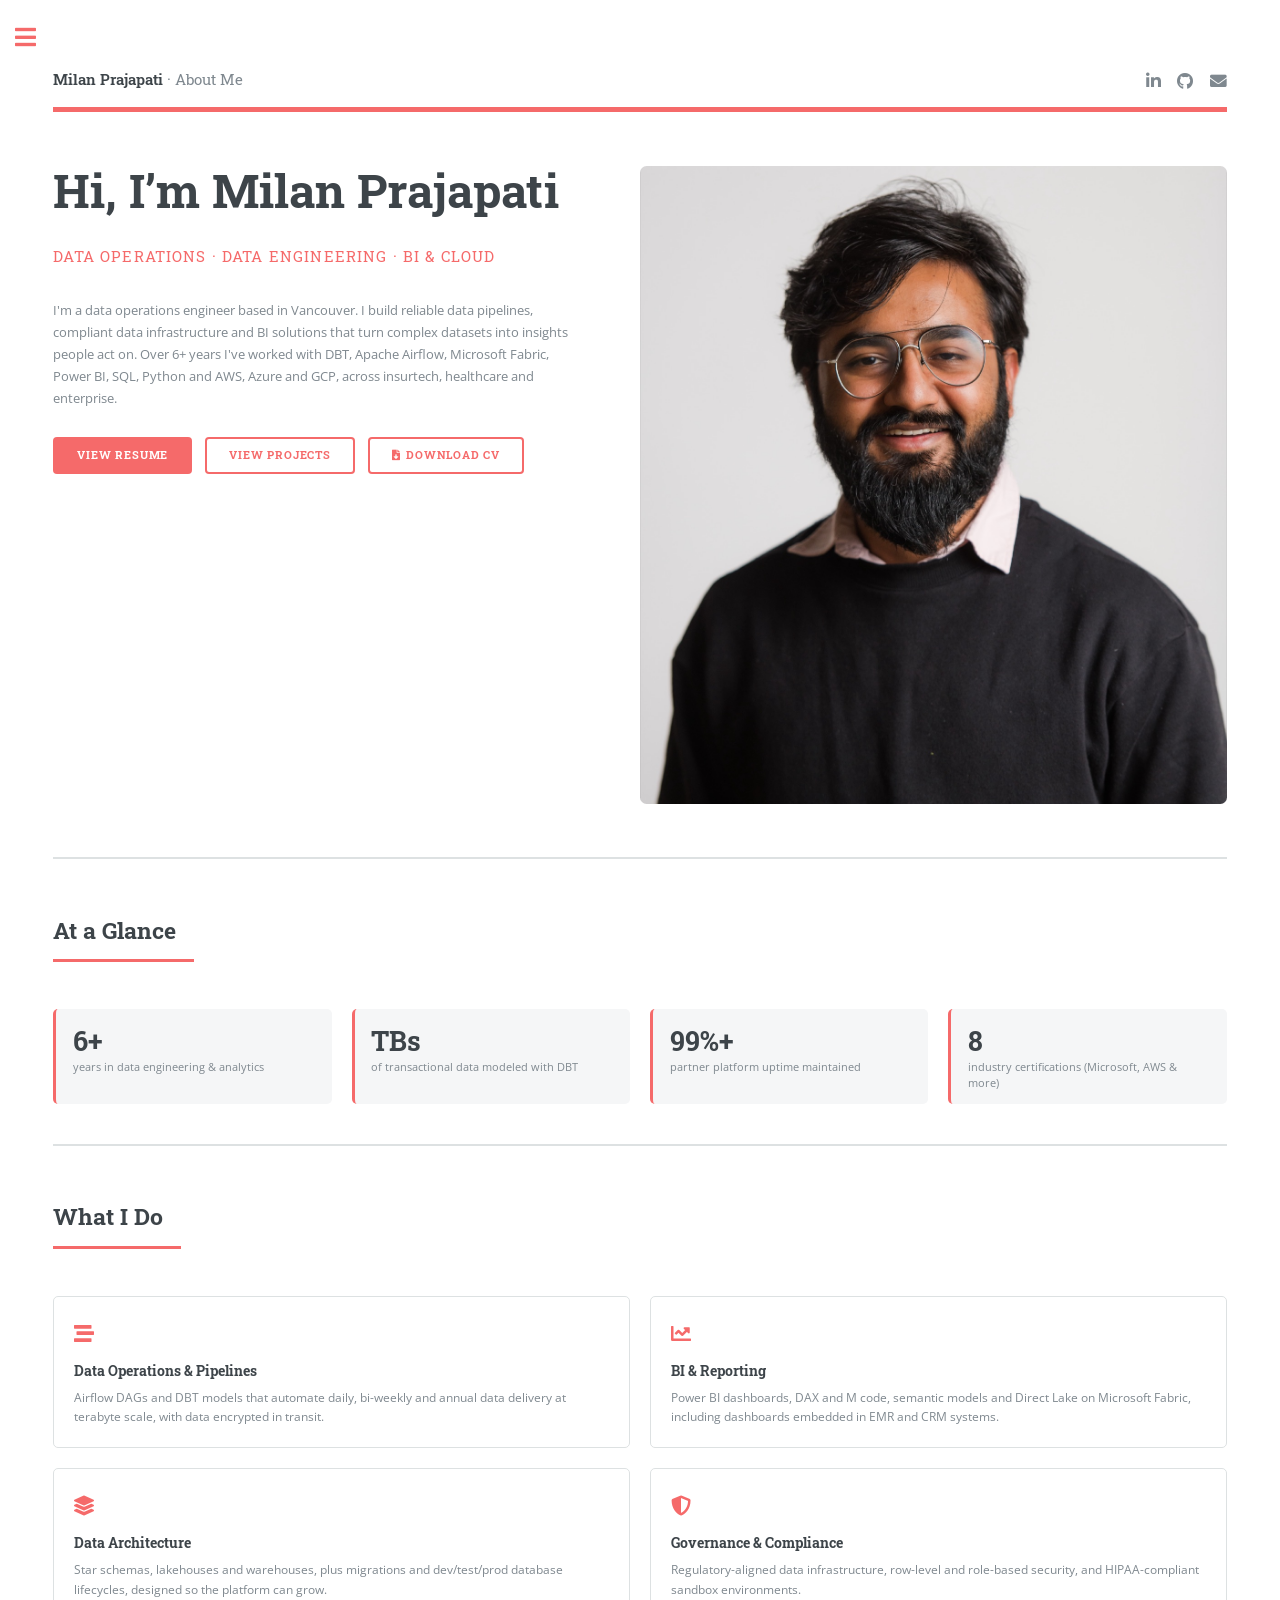
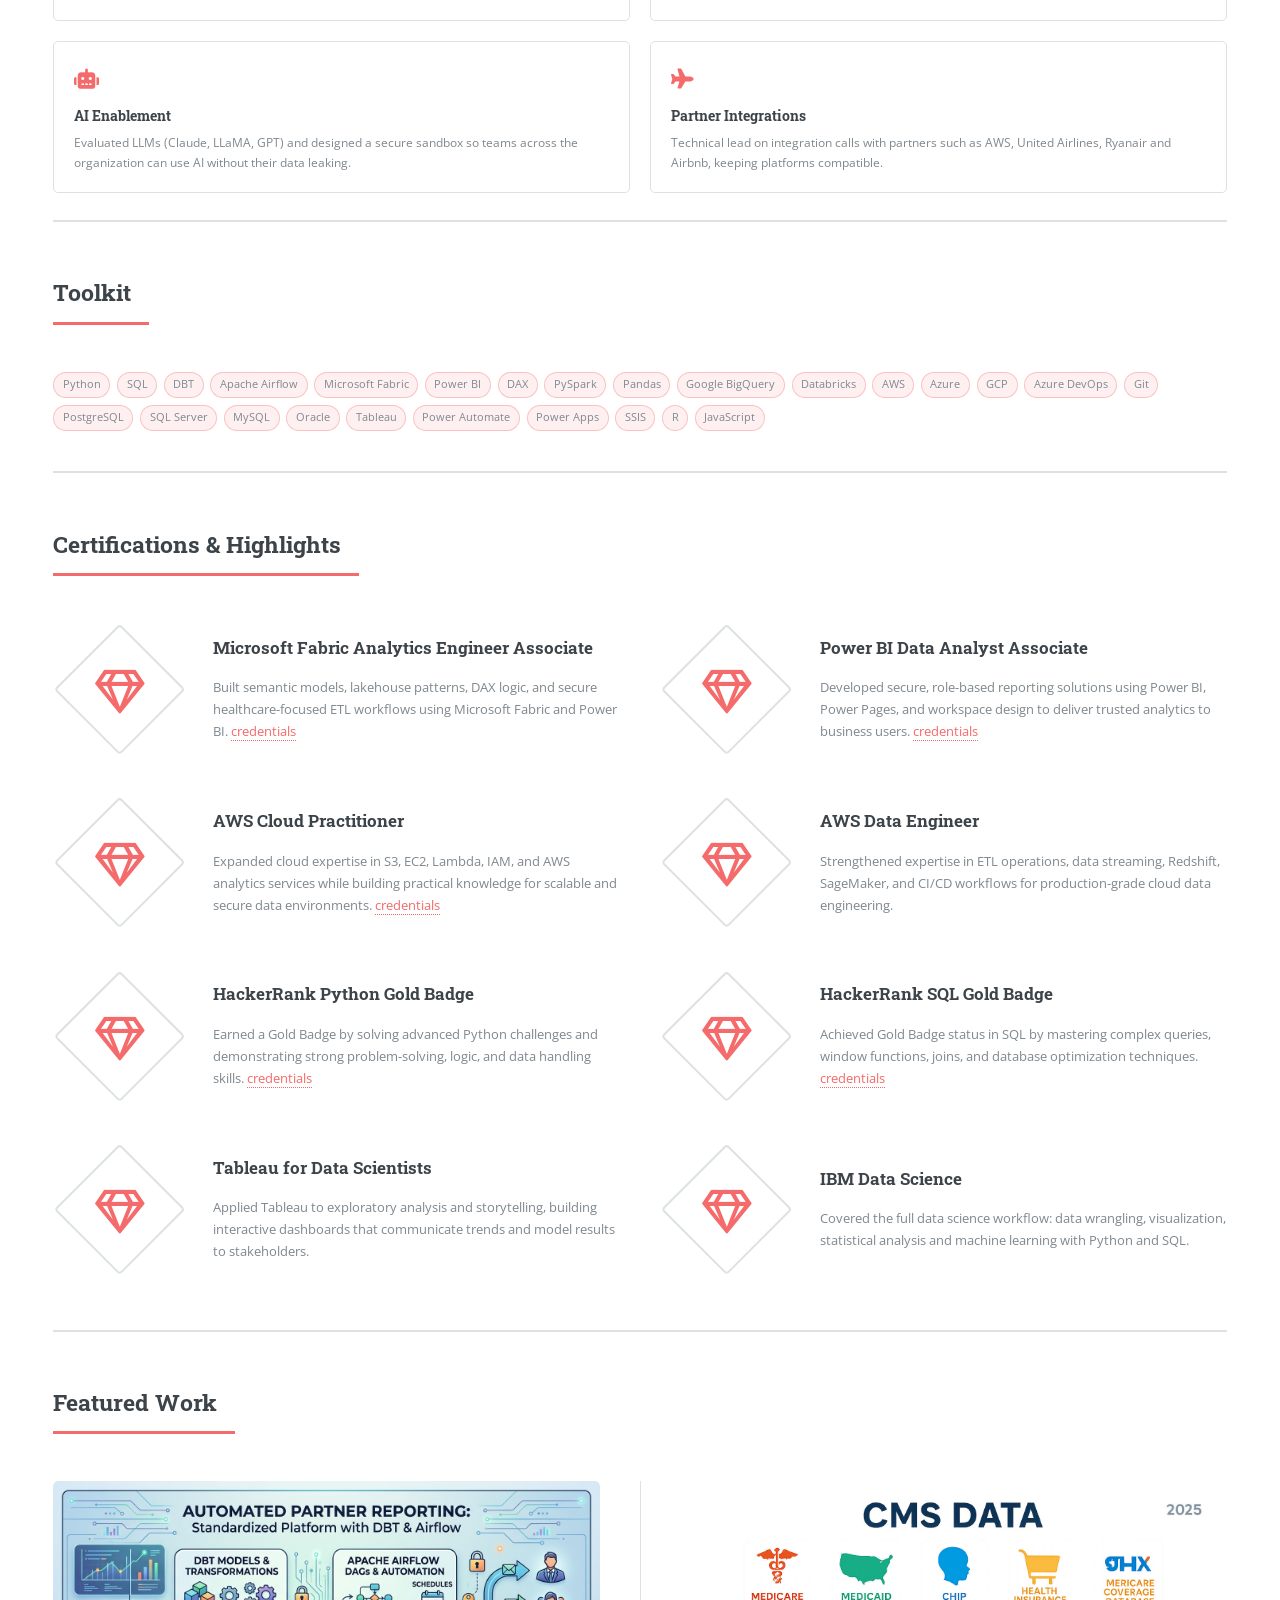
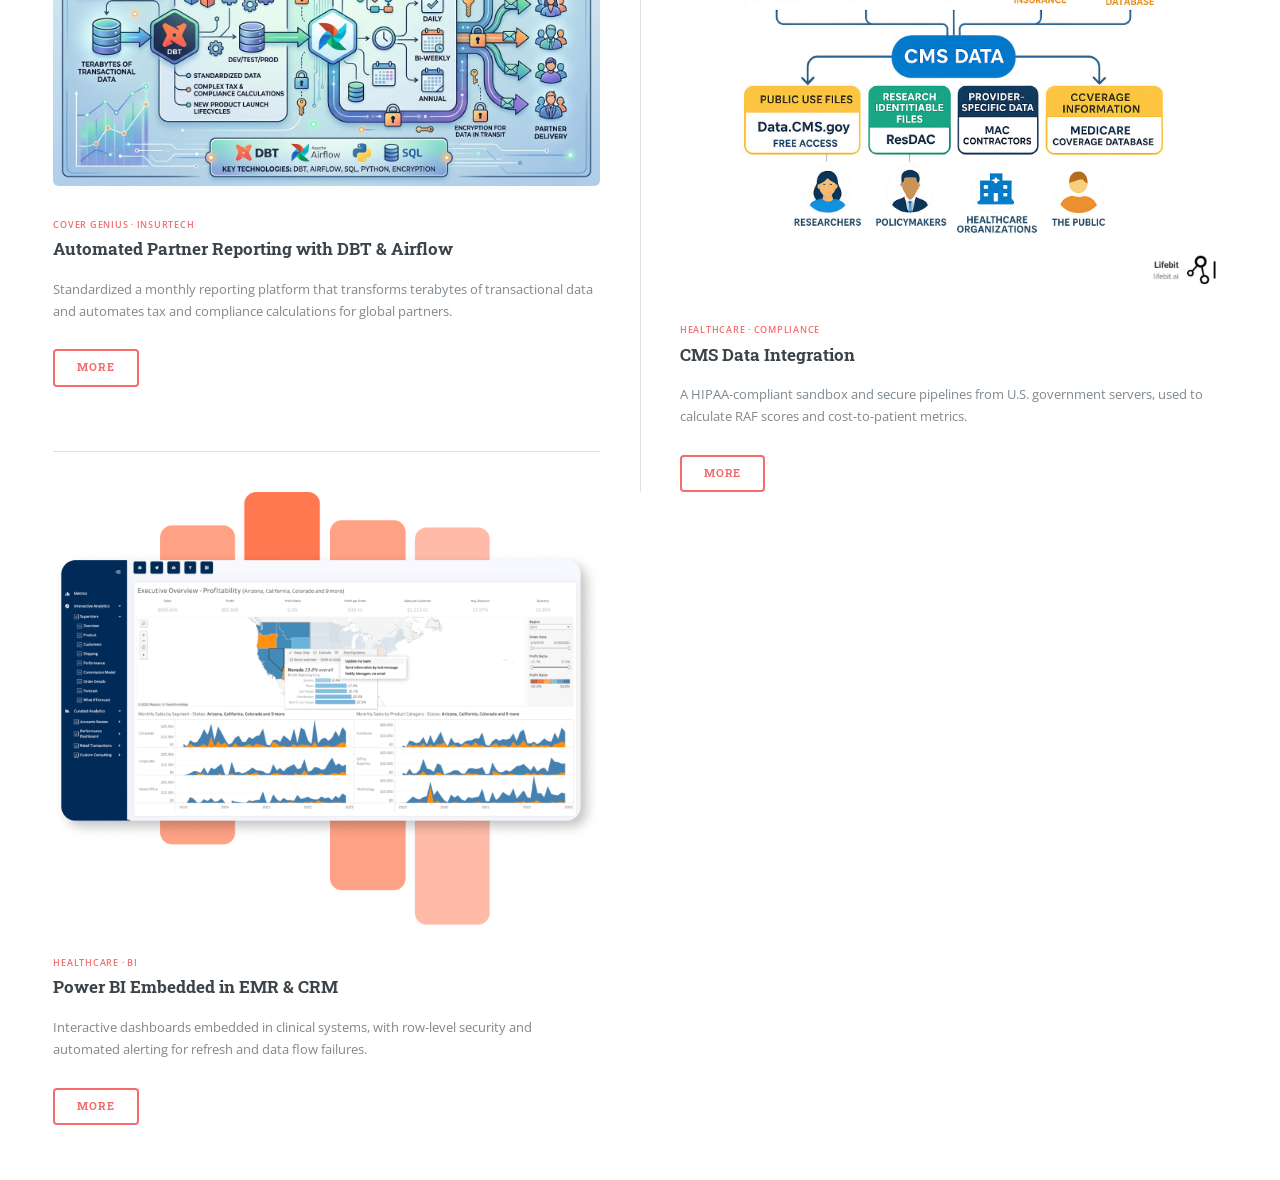
<file: index.html>
<!DOCTYPE HTML>

<html lang="en">
	<head>
		<title>Milan Prajapati | Data Operations &amp; Data Engineering</title>
		<meta charset="utf-8" />
		<meta name="viewport" content="width=device-width, initial-scale=1" />
		<meta name="description" content="Milan Prajapati – Data Operations Analyst and Data Engineer in Vancouver, BC. DBT, Airflow, Microsoft Fabric, Power BI, SQL, Python and cloud data platforms." />
		<meta property="og:title" content="Milan Prajapati | Data Operations &amp; Data Engineering" />
		<meta property="og:description" content="Data pipelines, BI and cloud data platforms that turn complex data into clear business decisions." />
		<meta property="og:image" content="images/MProfile1-web.jpg" />
		<link rel="icon" type="image/svg+xml" href="images/favicon.svg" />
		<link rel="stylesheet" href="assets/css/main.css" />
		<link rel="stylesheet" href="assets/css/custom.css" />

<!-- Google Tag Manager -->
<script>(function(w,d,s,l,i){w[l]=w[l]||[];w[l].push({'gtm.start':
new Date().getTime(),event:'gtm.js'});var f=d.getElementsByTagName(s)[0],
j=d.createElement(s),dl=l!='dataLayer'?'&l='+l:'';j.async=true;j.src=
'https://www.googletagmanager.com/gtm.js?id='+i+dl;f.parentNode.insertBefore(j,f);
})(window,document,'script','dataLayer','GTM-N96M943N');</script>
<!-- End Google Tag Manager -->

	</head>
	<body class="is-preload">

<!-- Google Tag Manager (noscript) -->
<noscript><iframe src="https://www.googletagmanager.com/ns.html?id=GTM-N96M943N"
height="0" width="0" style="display:none;visibility:hidden"></iframe></noscript>
<!-- End Google Tag Manager (noscript) -->

		<!-- Wrapper -->
			<div id="wrapper">

				<!-- Main -->
					<div id="main">
						<div class="inner">

							<!-- Header -->
								<header id="header">
									<a href="index.html" class="logo"><strong>Milan Prajapati</strong> · About Me</a>
									<ul class="icons">
										<li><a href="https://www.linkedin.com/in/itsMilan1999" class="icon brands fa-linkedin-in" target="_blank" rel="noopener"><span class="label">LinkedIn</span></a></li>
										<li><a href="https://github.com/itsMilan1999" class="icon brands fa-github" target="_blank" rel="noopener"><span class="label">GitHub</span></a></li>
										<li><a href="mailto:milan.prajapati.ca@gmail.com" class="icon solid fa-envelope"><span class="label">Email</span></a></li>
									</ul>
								</header>

							<!-- Banner -->
								<section id="banner">
									<div class="content">
										<header>
											<h1>Hi, I’m Milan Prajapati</h1>
											<p class="role-line">Data Operations · Data Engineering · BI &amp; Cloud</p>										</header>
										<p>I'm a data operations engineer based in Vancouver. I build reliable data pipelines, compliant data infrastructure and BI solutions that turn complex datasets into insights people act on. Over 6+ years I've worked with DBT, Apache Airflow, Microsoft Fabric, Power BI, SQL, Python and AWS, Azure and GCP, across insurtech, healthcare and enterprise.</p>
										<ul class="actions">
											<li><a href="elements.html" class="button primary">View Resume</a></li>
											<li><a href="generic.html" class="button">View Projects</a></li>
											<li><a href="images/Milan Resume.pdf" class="button icon solid fa-file-download" download>Download CV</a></li>
										</ul>
									</div>
									<span class="image object">
										<img src="images/MProfile1-web.jpg" alt="Portrait of Milan Prajapati" />
									</span>
								</section>

							<!-- At a glance -->
								<section>
									<header class="major">
										<h2>At a Glance</h2>
									</header>
									<ul class="stats">
										<li><span class="value">6+</span><span class="label">years in data engineering &amp; analytics</span></li>
										<li><span class="value">TBs</span><span class="label">of transactional data modeled with DBT</span></li>
										<li><span class="value">99%+</span><span class="label">partner platform uptime maintained</span></li>
										<li><span class="value">8</span><span class="label">industry certifications (Microsoft, AWS &amp; more)</span></li>
									</ul>
								</section>

							<!-- What I do -->
								<section>
									<header class="major">
										<h2>What I Do</h2>
									</header>
									<div class="highlight-cards">
										<article>
											<span class="icon solid fa-stream"></span>
											<h3>Data Operations &amp; Pipelines</h3>
											<p>Airflow DAGs and DBT models that automate daily, bi-weekly and annual data delivery at terabyte scale, with data encrypted in transit.</p>
										</article>
										<article>
											<span class="icon solid fa-chart-line"></span>
											<h3>BI &amp; Reporting</h3>
											<p>Power BI dashboards, DAX and M code, semantic models and Direct Lake on Microsoft Fabric, including dashboards embedded in EMR and CRM systems.</p>
										</article>
										<article>
											<span class="icon solid fa-layer-group"></span>
											<h3>Data Architecture</h3>
											<p>Star schemas, lakehouses and warehouses, plus migrations and dev/test/prod database lifecycles, designed so the platform can grow.</p>
										</article>
										<article>
											<span class="icon solid fa-shield-alt"></span>
											<h3>Governance &amp; Compliance</h3>
											<p>Regulatory-aligned data infrastructure, row-level and role-based security, and HIPAA-compliant sandbox environments.</p>
										</article>
										<article>
											<span class="icon solid fa-robot"></span>
											<h3>AI Enablement</h3>
											<p>Evaluated LLMs (Claude, LLaMA, GPT) and designed a secure sandbox so teams across the organization can use AI without their data leaking.</p>
										</article>
										<article>
											<span class="icon solid fa-plane"></span>
											<h3>Partner Integrations</h3>
											<p>Technical lead on integration calls with partners such as AWS, United Airlines, Ryanair and Airbnb, keeping platforms compatible.</p>
										</article>
									</div>
								</section>

							<!-- Toolkit -->
								<section>
									<header class="major">
										<h2>Toolkit</h2>
									</header>
									<ul class="tags accent">
										<li>Python</li><li>SQL</li><li>DBT</li><li>Apache Airflow</li><li>Microsoft Fabric</li><li>Power BI</li><li>DAX</li><li>PySpark</li><li>Pandas</li><li>Google BigQuery</li><li>Databricks</li><li>AWS</li><li>Azure</li><li>GCP</li><li>Azure DevOps</li><li>Git</li><li>PostgreSQL</li><li>SQL Server</li><li>MySQL</li><li>Oracle</li><li>Tableau</li><li>Power Automate</li><li>Power Apps</li><li>SSIS</li><li>R</li><li>JavaScript</li>
									</ul>
								</section>

							<!-- Certifications -->
							<section>
									<header class="major">
											<h2>Certifications &amp; Highlights</h2>
										</header>
										<div class="features">
											<article>
												<span class="icon fa-gem"></span>
												<div class="content">
													<h3>Microsoft Fabric Analytics Engineer Associate</h3>
													<p>Built semantic models, lakehouse patterns, DAX logic, and secure healthcare-focused ETL workflows using Microsoft Fabric and Power BI. <a href="https://learn.microsoft.com/en-us/users/milanprajapati-9833/credentials/2f81f8a0f8407f92?ref=https%3A%2F%2Fwww.linkedin.com%2F" target="_blank" rel="noopener">credentials</a></p>
												</div>
											</article>
											<article>
												<span class="icon fa-gem"></span>
												<div class="content">
													<h3>Power BI Data Analyst Associate</h3>
													<p>Developed secure, role-based reporting solutions using Power BI, Power Pages, and workspace design to deliver trusted analytics to business users. <a href="https://lnkd.in/gnPF-2_T" target="_blank" rel="noopener">credentials</a></p>
												</div>
											</article>
											<article>
												<span class="icon fa-gem"></span>
												<div class="content">
													<h3>AWS Cloud Practitioner</h3>
													<p>Expanded cloud expertise in S3, EC2, Lambda, IAM, and AWS analytics services while building practical knowledge for scalable and secure data environments. <a href="https://www.credly.com/badges/a3289406-ed97-4351-935b-1fdb293462ee/linked_in" target="_blank" rel="noopener">credentials</a></p>
												</div>
											</article>
											<article>
												<span class="icon fa-gem"></span>
												<div class="content">
													<h3>AWS Data Engineer</h3>
													<p>Strengthened expertise in ETL operations, data streaming, Redshift, SageMaker, and CI/CD workflows for production-grade cloud data engineering.</p>
												</div>
											</article>
											<article>
												<span class="icon fa-gem"></span>
												<div class="content">
													<h3>HackerRank Python Gold Badge</h3>
													<p>Earned a Gold Badge by solving advanced Python challenges and demonstrating strong problem-solving, logic, and data handling skills. <a href="https://www.linkedin.com/posts/itsmilan1999_just-earned-the-gold-badge-for-python-on-activity-6947396815386222592-YOTo?utm_source=share&utm_medium=member_desktop" target="_blank" rel="noopener">credentials</a></p>
												</div>
											</article>
											<article>
												<span class="icon fa-gem"></span>
												<div class="content">
													<h3>HackerRank SQL Gold Badge</h3>
													<p>Achieved Gold Badge status in SQL by mastering complex queries, window functions, joins, and database optimization techniques. <a href="https://www.linkedin.com/posts/itsmilan1999_just-earned-the-gold-badge-for-sql-on-hackerrank-activity-6987620253996314624-RP_n?utm_source=share&utm_medium=member_desktop" target="_blank" rel="noopener">credentials</a></p>
												</div>
											</article>
											<article>
												<span class="icon fa-gem"></span>
												<div class="content">
													<h3>Tableau for Data Scientists</h3>
													<p>Applied Tableau to exploratory analysis and storytelling, building interactive dashboards that communicate trends and model results to stakeholders.</p>
												</div>
											</article>
											<article>
												<span class="icon fa-gem"></span>
												<div class="content">
													<h3>IBM Data Science</h3>
													<p>Covered the full data science workflow: data wrangling, visualization, statistical analysis and machine learning with Python and SQL.</p>
												</div>
											</article>
									</div>
								</section>

							<!-- Featured work -->
								<section>
									<header class="major">
										<h2>Featured Work</h2>
									</header>
									<div class="posts">
										<article>
											<a href="generic.html" class="image"><img src="images/airflowImage.jpeg" alt="Automated partner reporting pipeline with DBT and Airflow" /></a>
											<span class="badge">Cover Genius · Insurtech</span>
											<h3>Automated Partner Reporting with DBT &amp; Airflow</h3>
											<p>Standardized a monthly reporting platform that transforms terabytes of transactional data and automates tax and compliance calculations for global partners.</p>
											<ul class="actions">
												<li><a href="generic.html" class="button">More</a></li>
											</ul>
										</article>
										<article>
											<a href="generic.html" class="image"><img src="images/CMS.jpg" alt="CMS data integration" /></a>
											<span class="badge">Healthcare · Compliance</span>
											<h3>CMS Data Integration</h3>
											<p>A HIPAA-compliant sandbox and secure pipelines from U.S. government servers, used to calculate RAF scores and cost-to-patient metrics.</p>
											<ul class="actions">
												<li><a href="generic.html" class="button">More</a></li>
											</ul>
										</article>
										<article>
											<a href="generic.html" class="image"><img src="images/PowerBI embedded.png" alt="Power BI embedded dashboard" /></a>
											<span class="badge">Healthcare · BI</span>
											<h3>Power BI Embedded in EMR &amp; CRM</h3>
											<p>Interactive dashboards embedded in clinical systems, with row-level security and automated alerting for refresh and data flow failures.</p>
											<ul class="actions">
												<li><a href="generic.html" class="button">More</a></li>
											</ul>
										</article>
									</div>
								</section>

						</div>
					</div>

				<!-- Sidebar -->
					<div id="sidebar">
						<div class="inner">

							<!-- Menu -->
								<nav id="menu">
									<header class="major">
										<h2>Menu</h2>
									</header>
									<ul>
										<li><a href="index.html">Homepage</a></li>
										<li><a href="elements.html">Resume</a></li>
										<li><a href="generic.html">Projects</a></li>
										<li><a href="images/Milan Resume.pdf" download>Download CV (PDF)</a></li>
									</ul>
								</nav>

							<!-- Section -->
								<section>
									<header class="major">
										<h2>Get in touch</h2>
									</header>
									<p>Open to conversations about data engineering, data operations and analytics roles.</p>
									<ul class="contact">
										<li class="icon solid fa-envelope"><a href="mailto:milan.prajapati.ca@gmail.com">milan.prajapati.ca@gmail.com</a></li>
										<li class="icon solid fa-phone">(778) 855-1756</li>
										<li class="icon brands fa-linkedin-in"><a href="https://www.linkedin.com/in/itsMilan1999" target="_blank" rel="noopener">linkedin.com/in/itsMilan1999</a></li>
										<li class="icon solid fa-home">Vancouver, BC, Canada</li>
									</ul>
								</section>

							<!-- Footer -->
								<footer id="footer">
									<p class="copyright">&copy; Milan Prajapati. Design: <a href="https://html5up.net">HTML5 UP</a>.</p>
								</footer>

						</div>
					</div>

			</div>

		<!-- Scripts -->
			<script src="assets/js/jquery.min.js"></script>
			<script src="assets/js/browser.min.js"></script>
			<script src="assets/js/breakpoints.min.js"></script>
			<script src="assets/js/util.js"></script>
			<script src="assets/js/main.js"></script>

	</body>
</html>
</file>
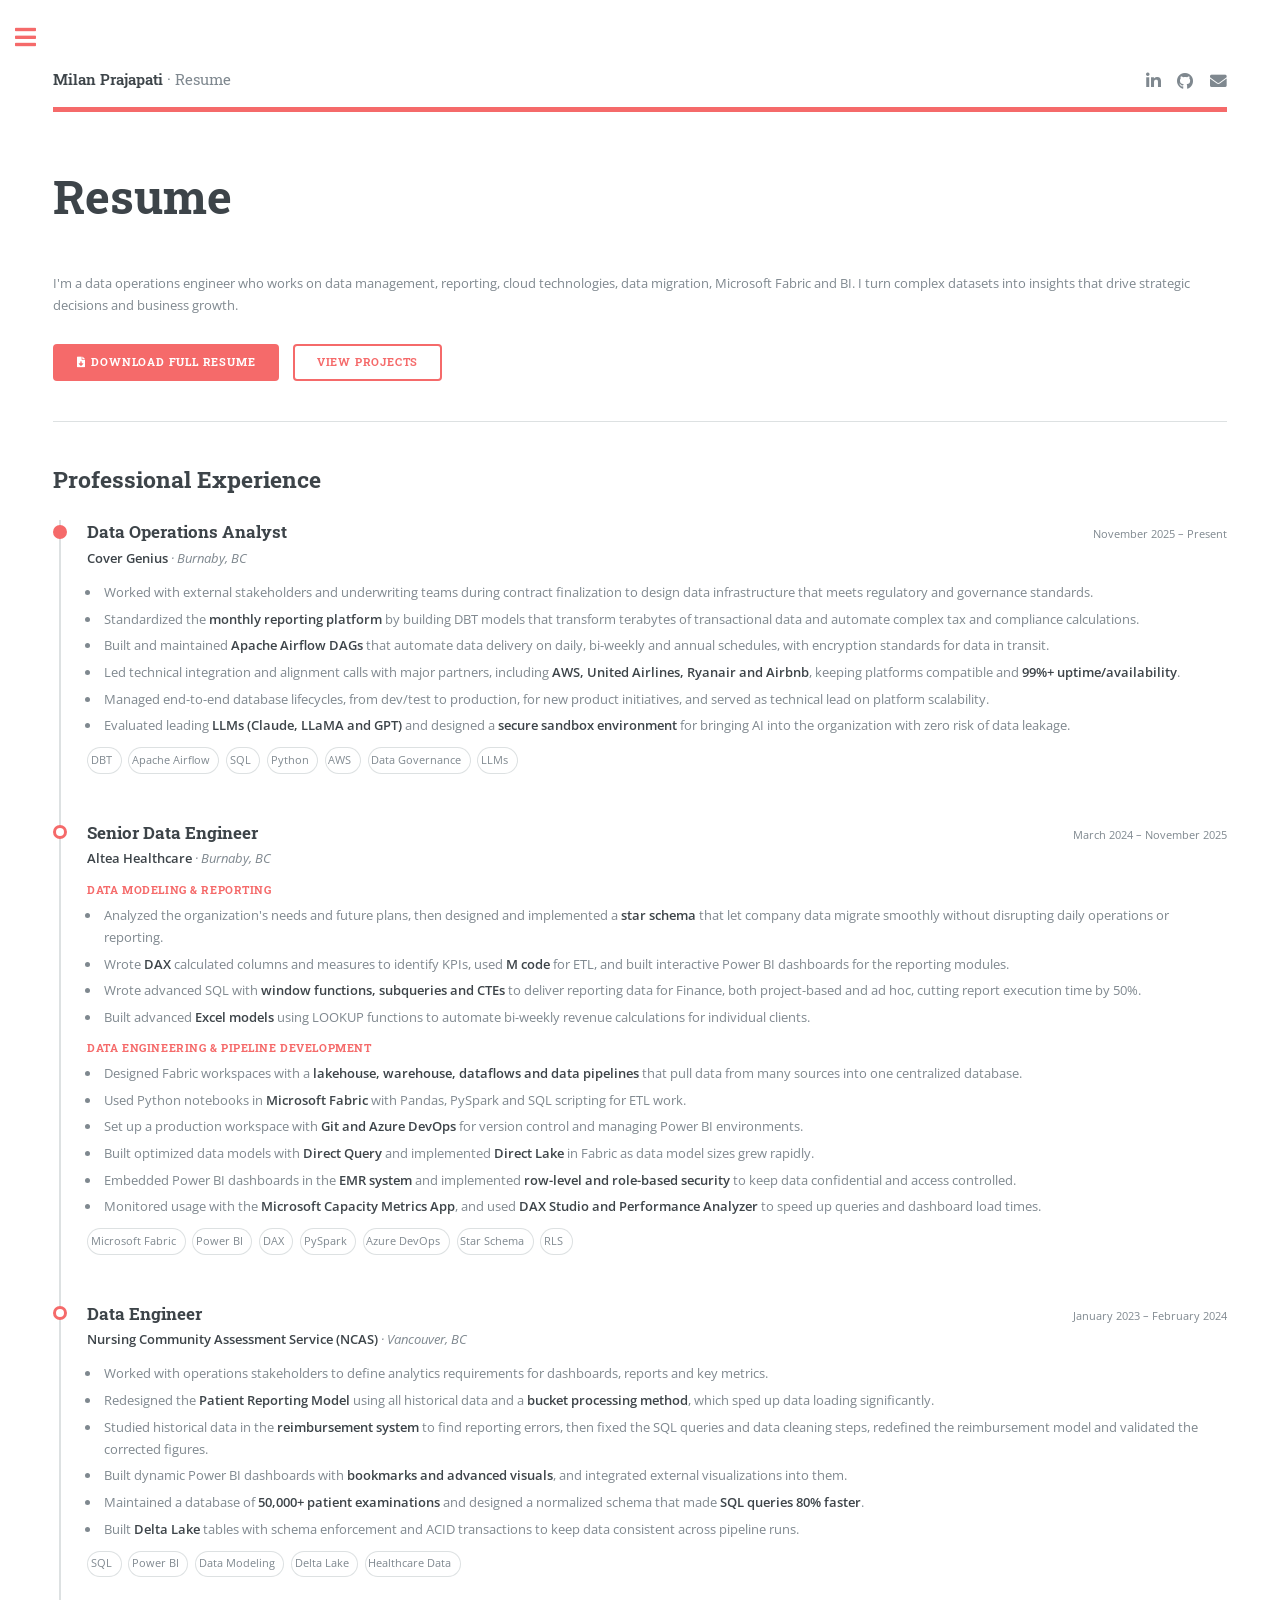
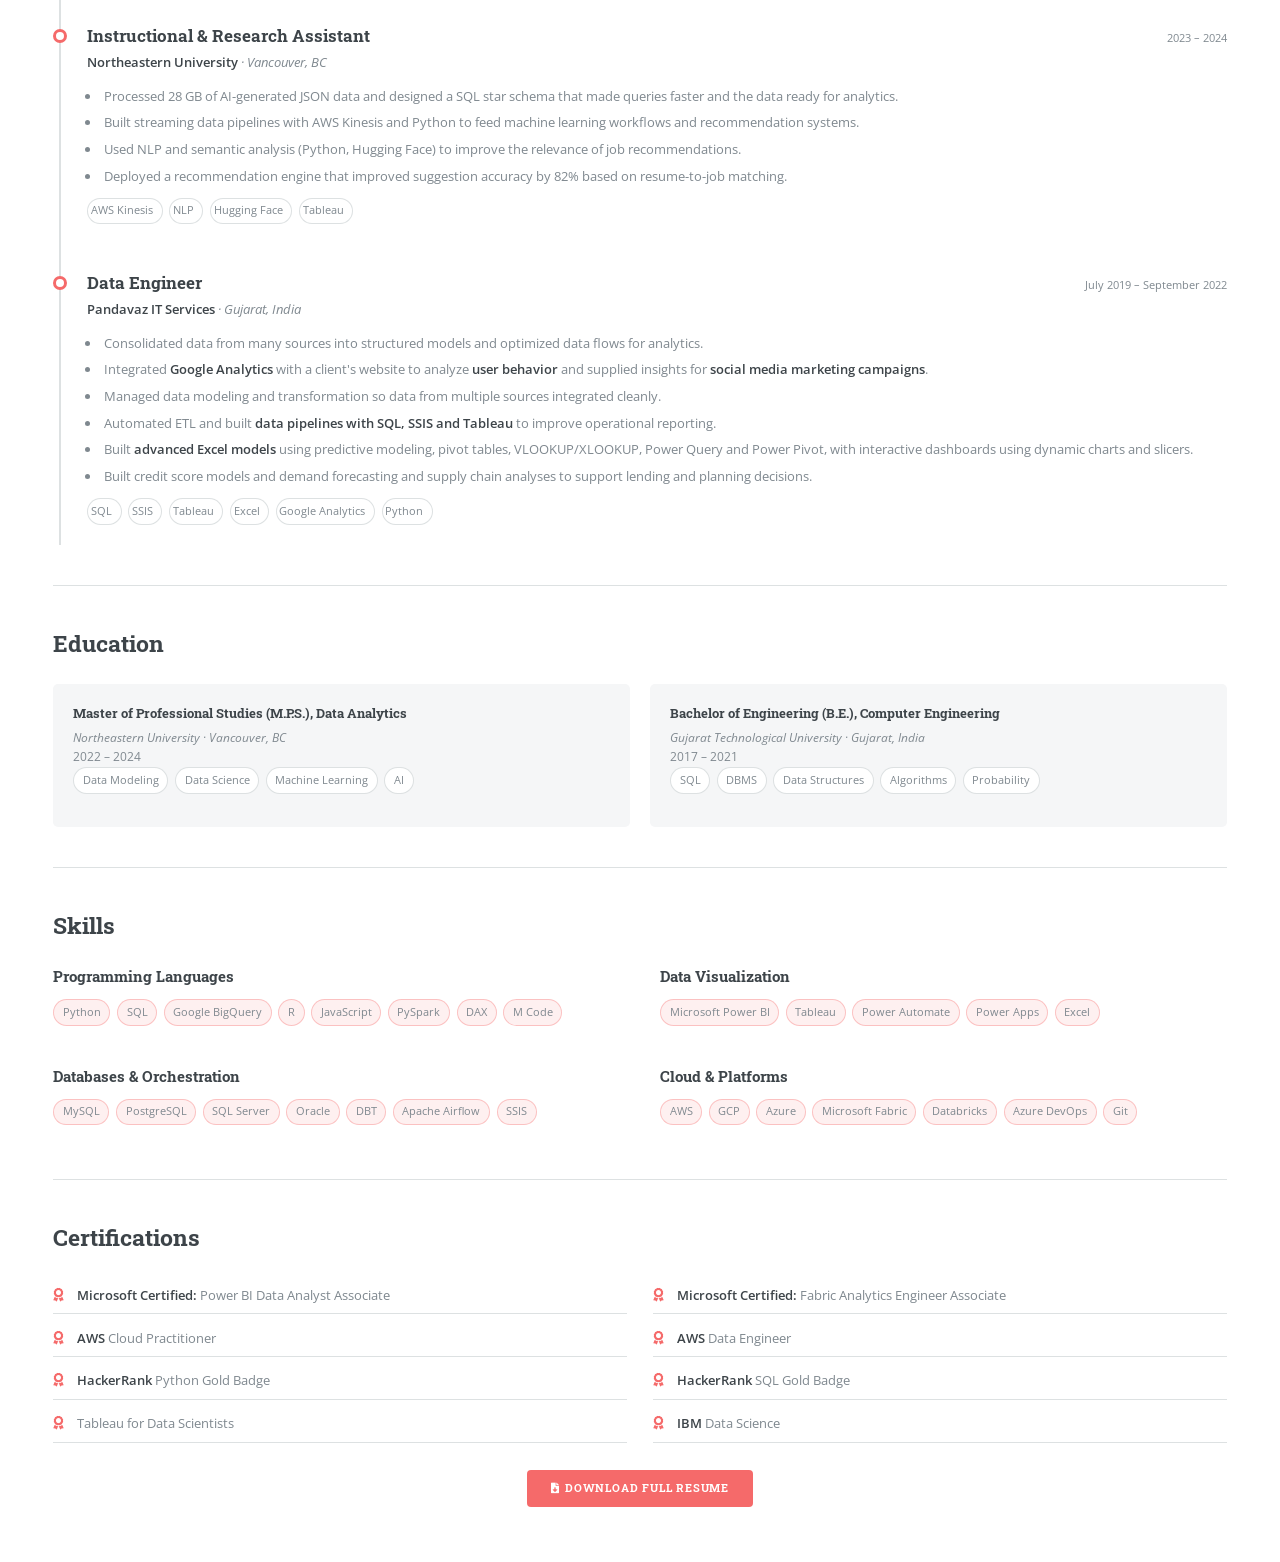
<file: elements.html>
<!DOCTYPE HTML>

<html lang="en">
	<head>
		<title>Resume | Milan Prajapati</title>
		<meta charset="utf-8" />
		<meta name="viewport" content="width=device-width, initial-scale=1" />
		<meta name="description" content="Resume of Milan Prajapati – Data Operations Analyst at Cover Genius, previously Senior Data Engineer at Altea Healthcare." />
		<link rel="icon" type="image/svg+xml" href="images/favicon.svg" />
		<link rel="stylesheet" href="assets/css/main.css" />
		<link rel="stylesheet" href="assets/css/custom.css" />

<!-- Google Tag Manager -->
<script>(function(w,d,s,l,i){w[l]=w[l]||[];w[l].push({'gtm.start':
new Date().getTime(),event:'gtm.js'});var f=d.getElementsByTagName(s)[0],
j=d.createElement(s),dl=l!='dataLayer'?'&l='+l:'';j.async=true;j.src=
'https://www.googletagmanager.com/gtm.js?id='+i+dl;f.parentNode.insertBefore(j,f);
})(window,document,'script','dataLayer','GTM-N96M943N');</script>
<!-- End Google Tag Manager -->

	</head>
	<body class="is-preload">

<!-- Google Tag Manager (noscript) -->
<noscript><iframe src="https://www.googletagmanager.com/ns.html?id=GTM-N96M943N"
height="0" width="0" style="display:none;visibility:hidden"></iframe></noscript>
<!-- End Google Tag Manager (noscript) -->

		<!-- Wrapper -->
			<div id="wrapper">

				<!-- Main -->
					<div id="main">
						<div class="inner">

							<!-- Header -->
								<header id="header">
									<a href="index.html" class="logo"><strong>Milan Prajapati</strong> · Resume</a>
									<ul class="icons">
										<li><a href="https://www.linkedin.com/in/itsMilan1999" class="icon brands fa-linkedin-in" target="_blank" rel="noopener"><span class="label">LinkedIn</span></a></li>
										<li><a href="https://github.com/itsMilan1999" class="icon brands fa-github" target="_blank" rel="noopener"><span class="label">GitHub</span></a></li>
										<li><a href="mailto:milan.prajapati.ca@gmail.com" class="icon solid fa-envelope"><span class="label">Email</span></a></li>
									</ul>
								</header>

							<!-- Content -->
								<section>
									<header class="main">
										<h1>Resume</h1>
									</header>

									<p>I'm a data operations engineer who works on data management, reporting, cloud technologies, data migration, Microsoft Fabric and BI. I turn complex datasets into insights that drive strategic decisions and business growth.</p>

									<ul class="actions">
										<li><a href="images/Milan Resume.pdf" class="button primary icon solid fa-file-download" download>Download Full Resume</a></li>
										<li><a href="generic.html" class="button">View Projects</a></li>
									</ul>

									<hr class="major" />

								<!-- Experience -->
									<h2 id="experience">Professional Experience</h2>

									<div class="timeline">

										<div class="entry current">
											<div class="entry-head">
												<h3>Data Operations Analyst</h3>
												<span class="dates">November 2025 – Present</span>
											</div>
											<p class="org"><strong>Cover Genius</strong> · Burnaby, BC</p>
											<ul>
												<li>Worked with external stakeholders and underwriting teams during contract finalization to design data infrastructure that meets regulatory and governance standards.</li>
												<li>Standardized the <strong>monthly reporting platform</strong> by building DBT models that transform terabytes of transactional data and automate complex tax and compliance calculations.</li>
												<li>Built and maintained <strong>Apache Airflow DAGs</strong> that automate data delivery on daily, bi-weekly and annual schedules, with encryption standards for data in transit.</li>
												<li>Led technical integration and alignment calls with major partners, including <strong>AWS, United Airlines, Ryanair and Airbnb</strong>, keeping platforms compatible and <strong>99%+ uptime/availability</strong>.</li>
												<li>Managed end-to-end database lifecycles, from dev/test to production, for new product initiatives, and served as technical lead on platform scalability.</li>
												<li>Evaluated leading <strong>LLMs (Claude, LLaMA and GPT)</strong> and designed a <strong>secure sandbox environment</strong> for bringing AI into the organization with zero risk of data leakage.</li>
											</ul>
											<ul class="tags">
												<li>DBT</li><li>Apache Airflow</li><li>SQL</li><li>Python</li><li>AWS</li><li>Data Governance</li><li>LLMs</li>
											</ul>
										</div>

										<div class="entry">
											<div class="entry-head">
												<h3>Senior Data Engineer</h3>
												<span class="dates">March 2024 – November 2025</span>
											</div>
											<p class="org"><strong>Altea Healthcare</strong> · Burnaby, BC</p>
											<h4 class="sub">Data Modeling &amp; Reporting</h4>
											<ul>
												<li>Analyzed the organization's needs and future plans, then designed and implemented a <strong>star schema</strong> that let company data migrate smoothly without disrupting daily operations or reporting.</li>
												<li>Wrote <strong>DAX</strong> calculated columns and measures to identify KPIs, used <strong>M code</strong> for ETL, and built interactive Power BI dashboards for the reporting modules.</li>
												<li>Wrote advanced SQL with <strong>window functions, subqueries and CTEs</strong> to deliver reporting data for Finance, both project-based and ad hoc, cutting report execution time by 50%.</li>
												<li>Built advanced <strong>Excel models</strong> using LOOKUP functions to automate bi-weekly revenue calculations for individual clients.</li>
											</ul>
											<h4 class="sub">Data Engineering &amp; Pipeline Development</h4>
											<ul>
												<li>Designed Fabric workspaces with a <strong>lakehouse, warehouse, dataflows and data pipelines</strong> that pull data from many sources into one centralized database.</li>
												<li>Used Python notebooks in <strong>Microsoft Fabric</strong> with Pandas, PySpark and SQL scripting for ETL work.</li>
												<li>Set up a production workspace with <strong>Git and Azure DevOps</strong> for version control and managing Power BI environments.</li>
												<li>Built optimized data models with <strong>Direct Query</strong> and implemented <strong>Direct Lake</strong> in Fabric as data model sizes grew rapidly.</li>
												<li>Embedded Power BI dashboards in the <strong>EMR system</strong> and implemented <strong>row-level and role-based security</strong> to keep data confidential and access controlled.</li>
												<li>Monitored usage with the <strong>Microsoft Capacity Metrics App</strong>, and used <strong>DAX Studio and Performance Analyzer</strong> to speed up queries and dashboard load times.</li>
											</ul>
											<ul class="tags">
												<li>Microsoft Fabric</li><li>Power BI</li><li>DAX</li><li>PySpark</li><li>Azure DevOps</li><li>Star Schema</li><li>RLS</li>
											</ul>
										</div>

										<div class="entry">
											<div class="entry-head">
												<h3>Data Engineer</h3>
												<span class="dates">January 2023 – February 2024</span>
											</div>
											<p class="org"><strong>Nursing Community Assessment Service (NCAS)</strong> · Vancouver, BC</p>
											<ul>
												<li>Worked with operations stakeholders to define analytics requirements for dashboards, reports and key metrics.</li>
												<li>Redesigned the <strong>Patient Reporting Model</strong> using all historical data and a <strong>bucket processing method</strong>, which sped up data loading significantly.</li>
												<li>Studied historical data in the <strong>reimbursement system</strong> to find reporting errors, then fixed the SQL queries and data cleaning steps, redefined the reimbursement model and validated the corrected figures.</li>
												<li>Built dynamic Power BI dashboards with <strong>bookmarks and advanced visuals</strong>, and integrated external visualizations into them.</li>
												<li>Maintained a database of <strong>50,000+ patient examinations</strong> and designed a normalized schema that made <strong>SQL queries 80% faster</strong>.</li>
												<li>Built <strong>Delta Lake</strong> tables with schema enforcement and ACID transactions to keep data consistent across pipeline runs.</li>
											</ul>
											<ul class="tags">
												<li>SQL</li><li>Power BI</li><li>Data Modeling</li><li>Delta Lake</li><li>Healthcare Data</li>
											</ul>
										</div>

										<div class="entry">
											<div class="entry-head">
												<h3>Instructional &amp; Research Assistant</h3>
												<span class="dates">2023 – 2024</span>
											</div>
											<p class="org"><strong>Northeastern University</strong> · Vancouver, BC</p>
											<ul>
												<li>Processed 28 GB of AI-generated JSON data and designed a SQL star schema that made queries faster and the data ready for analytics.</li>
												<li>Built streaming data pipelines with AWS Kinesis and Python to feed machine learning workflows and recommendation systems.</li>
												<li>Used NLP and semantic analysis (Python, Hugging Face) to improve the relevance of job recommendations.</li>
												<li>Deployed a recommendation engine that improved suggestion accuracy by 82% based on resume-to-job matching.</li>
											</ul>
											<ul class="tags">
												<li>AWS Kinesis</li><li>NLP</li><li>Hugging Face</li><li>Tableau</li>
											</ul>
										</div>

										<div class="entry">
											<div class="entry-head">
												<h3>Data Engineer</h3>
												<span class="dates">July 2019 – September 2022</span>
											</div>
											<p class="org"><strong>Pandavaz IT Services</strong> · Gujarat, India</p>
											<ul>
												<li>Consolidated data from many sources into structured models and optimized data flows for analytics.</li>
												<li>Integrated <strong>Google Analytics</strong> with a client's website to analyze <strong>user behavior</strong> and supplied insights for <strong>social media marketing campaigns</strong>.</li>
												<li>Managed data modeling and transformation so data from multiple sources integrated cleanly.</li>
												<li>Automated ETL and built <strong>data pipelines with SQL, SSIS and Tableau</strong> to improve operational reporting.</li>
												<li>Built <strong>advanced Excel models</strong> using predictive modeling, pivot tables, VLOOKUP/XLOOKUP, Power Query and Power Pivot, with interactive dashboards using dynamic charts and slicers.</li>
												<li>Built credit score models and demand forecasting and supply chain analyses to support lending and planning decisions.</li>
											</ul>
											<ul class="tags">
												<li>SQL</li><li>SSIS</li><li>Tableau</li><li>Excel</li><li>Google Analytics</li><li>Python</li>
											</ul>
										</div>

									</div>

									<hr class="major" />

								<!-- Education -->
									<h2 id="education">Education</h2>
									<div class="edu-grid">
										<article>
											<h3>Master of Professional Studies (M.P.S.), Data Analytics</h3>
											<p><em>Northeastern University · Vancouver, BC</em></p>
											<p>2022 – 2024</p>
											<ul class="tags">
												<li>Data Modeling</li><li>Data Science</li><li>Machine Learning</li><li>AI</li>
											</ul>
										</article>
										<article>
											<h3>Bachelor of Engineering (B.E.), Computer Engineering</h3>
											<p><em>Gujarat Technological University · Gujarat, India</em></p>
											<p>2017 – 2021</p>
											<ul class="tags">
												<li>SQL</li><li>DBMS</li><li>Data Structures</li><li>Algorithms</li><li>Probability</li>
											</ul>
										</article>
									</div>

									<hr class="major" />

								<!-- Skills -->
									<h2 id="skills">Skills</h2>
									<div class="skill-groups">
										<div>
											<h4>Programming Languages</h4>
											<ul class="tags accent">
												<li>Python</li><li>SQL</li><li>Google BigQuery</li><li>R</li><li>JavaScript</li><li>PySpark</li><li>DAX</li><li>M Code</li>
											</ul>
										</div>
										<div>
											<h4>Data Visualization</h4>
											<ul class="tags accent">
												<li>Microsoft Power BI</li><li>Tableau</li><li>Power Automate</li><li>Power Apps</li><li>Excel</li>
											</ul>
										</div>
										<div>
											<h4>Databases &amp; Orchestration</h4>
											<ul class="tags accent">
												<li>MySQL</li><li>PostgreSQL</li><li>SQL Server</li><li>Oracle</li><li>DBT</li><li>Apache Airflow</li><li>SSIS</li>
											</ul>
										</div>
										<div>
											<h4>Cloud &amp; Platforms</h4>
											<ul class="tags accent">
												<li>AWS</li><li>GCP</li><li>Azure</li><li>Microsoft Fabric</li><li>Databricks</li><li>Azure DevOps</li><li>Git</li>
											</ul>
										</div>
									</div>

									<hr class="major" />

								<!-- Certifications -->
									<h2 id="certifications">Certifications</h2>
									<ul class="cert-list">
										<li><strong>Microsoft Certified:</strong> Power BI Data Analyst Associate</li>
										<li><strong>Microsoft Certified:</strong> Fabric Analytics Engineer Associate</li>
										<li><strong>AWS</strong> Cloud Practitioner</li>
										<li><strong>AWS</strong> Data Engineer</li>
										<li><strong>HackerRank</strong> Python Gold Badge</li>
										<li><strong>HackerRank</strong> SQL Gold Badge</li>
										<li>Tableau for Data Scientists</li>
										<li><strong>IBM</strong> Data Science</li>
									</ul>

									<ul class="actions center-actions">
										<li><a href="images/Milan Resume.pdf" class="button primary icon solid fa-file-download" download>Download Full Resume</a></li>
									</ul>

								</section>

						</div>
					</div>

				<!-- Sidebar -->
					<div id="sidebar">
						<div class="inner">

							<!-- Menu -->
								<nav id="menu">
									<header class="major">
										<h2>Menu</h2>
									</header>
									<ul>
										<li><a href="index.html">Homepage</a></li>
										<li>
											<span class="opener">Resume</span>
											<ul>
												<li><a href="#experience">Experience</a></li>
												<li><a href="#education">Education</a></li>
												<li><a href="#skills">Skills</a></li>
												<li><a href="#certifications">Certifications</a></li>
											</ul>
										</li>
										<li><a href="generic.html">Projects</a></li>
										<li><a href="images/Milan Resume.pdf" download>Download CV (PDF)</a></li>
									</ul>
								</nav>

							<!-- Section -->
								<section>
									<header class="major">
										<h2>Get in touch</h2>
									</header>
									<p>Open to conversations about data engineering, data operations and analytics roles.</p>
									<ul class="contact">
										<li class="icon solid fa-envelope"><a href="mailto:milan.prajapati.ca@gmail.com">milan.prajapati.ca@gmail.com</a></li>
										<li class="icon solid fa-phone">(778) 855-1756</li>
										<li class="icon brands fa-linkedin-in"><a href="https://www.linkedin.com/in/itsMilan1999" target="_blank" rel="noopener">linkedin.com/in/itsMilan1999</a></li>
										<li class="icon solid fa-home">Vancouver, BC, Canada</li>
									</ul>
								</section>

							<!-- Footer -->
								<footer id="footer">
									<p class="copyright">&copy; Milan Prajapati. Design: <a href="https://html5up.net">HTML5 UP</a>.</p>
								</footer>

						</div>
					</div>

			</div>

		<!-- Scripts -->
			<script src="assets/js/jquery.min.js"></script>
			<script src="assets/js/browser.min.js"></script>
			<script src="assets/js/breakpoints.min.js"></script>
			<script src="assets/js/util.js"></script>
			<script src="assets/js/main.js"></script>

	</body>
</html>
</file>
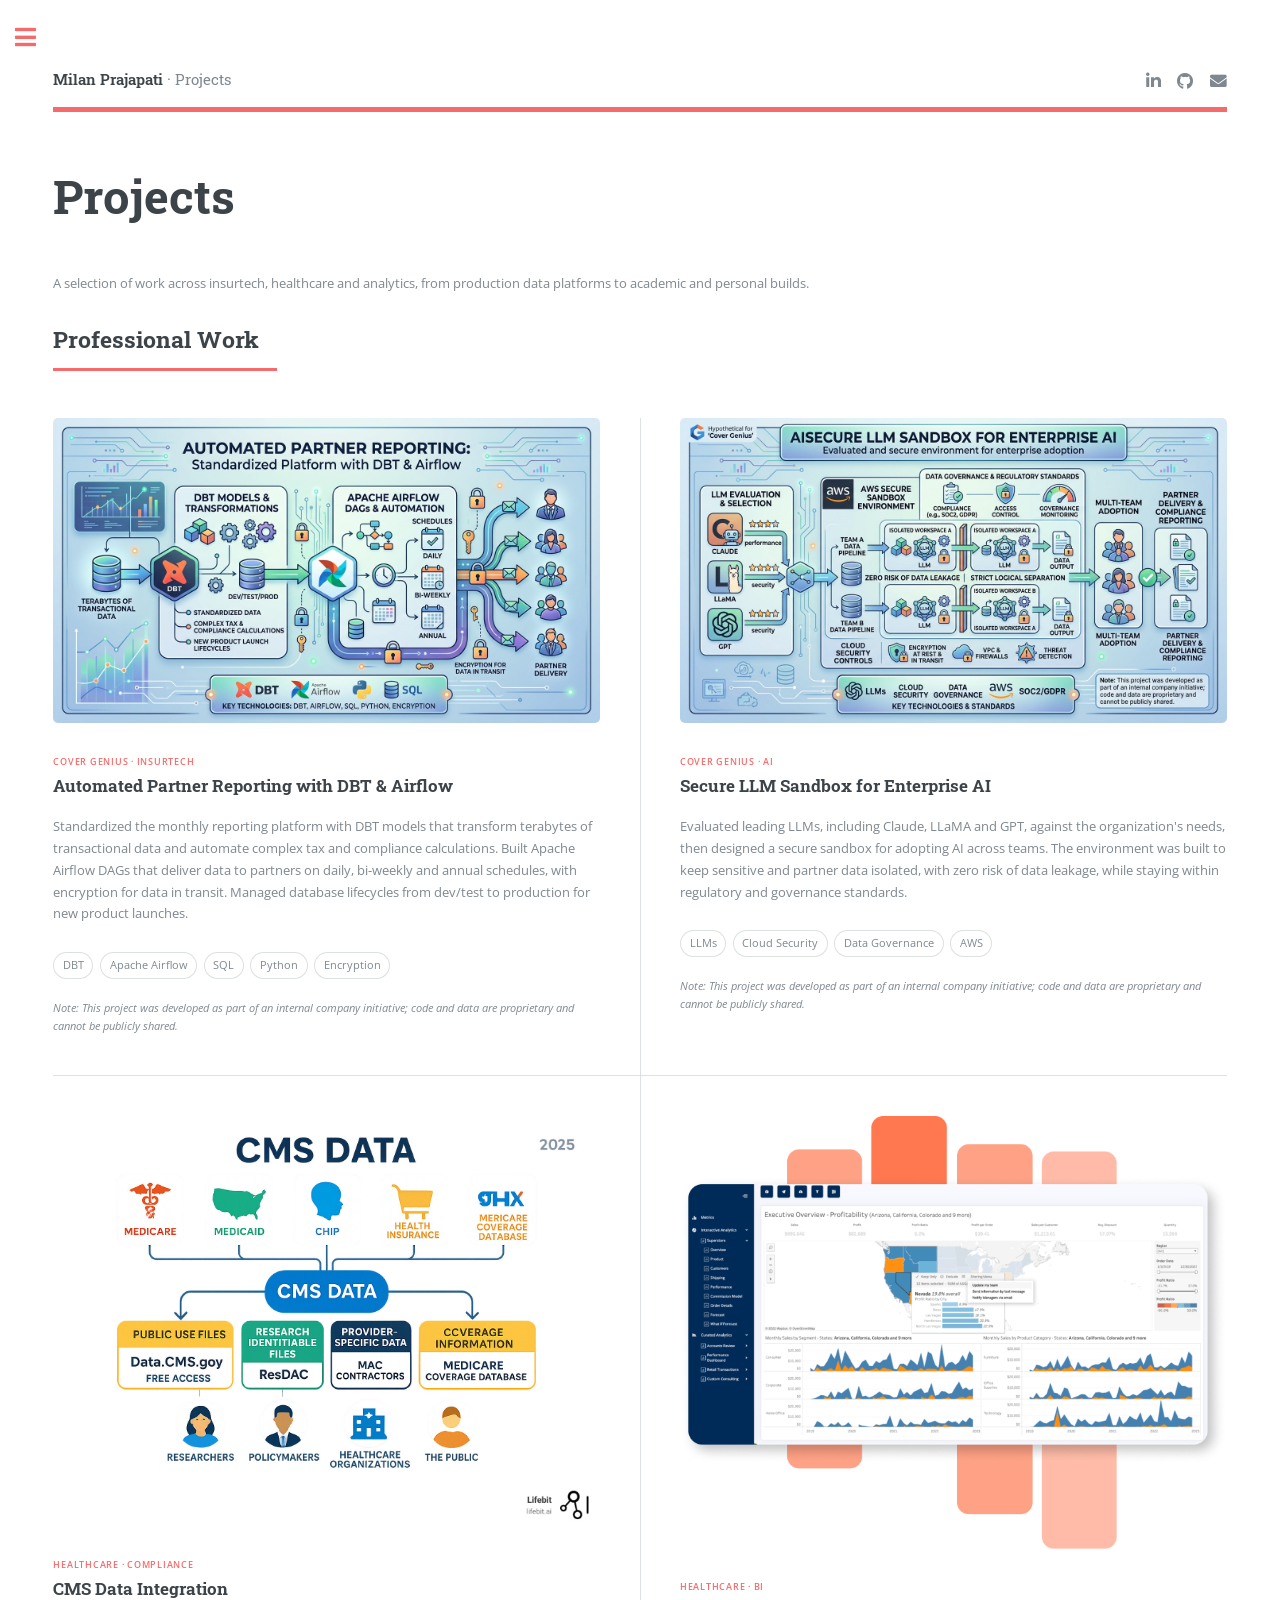
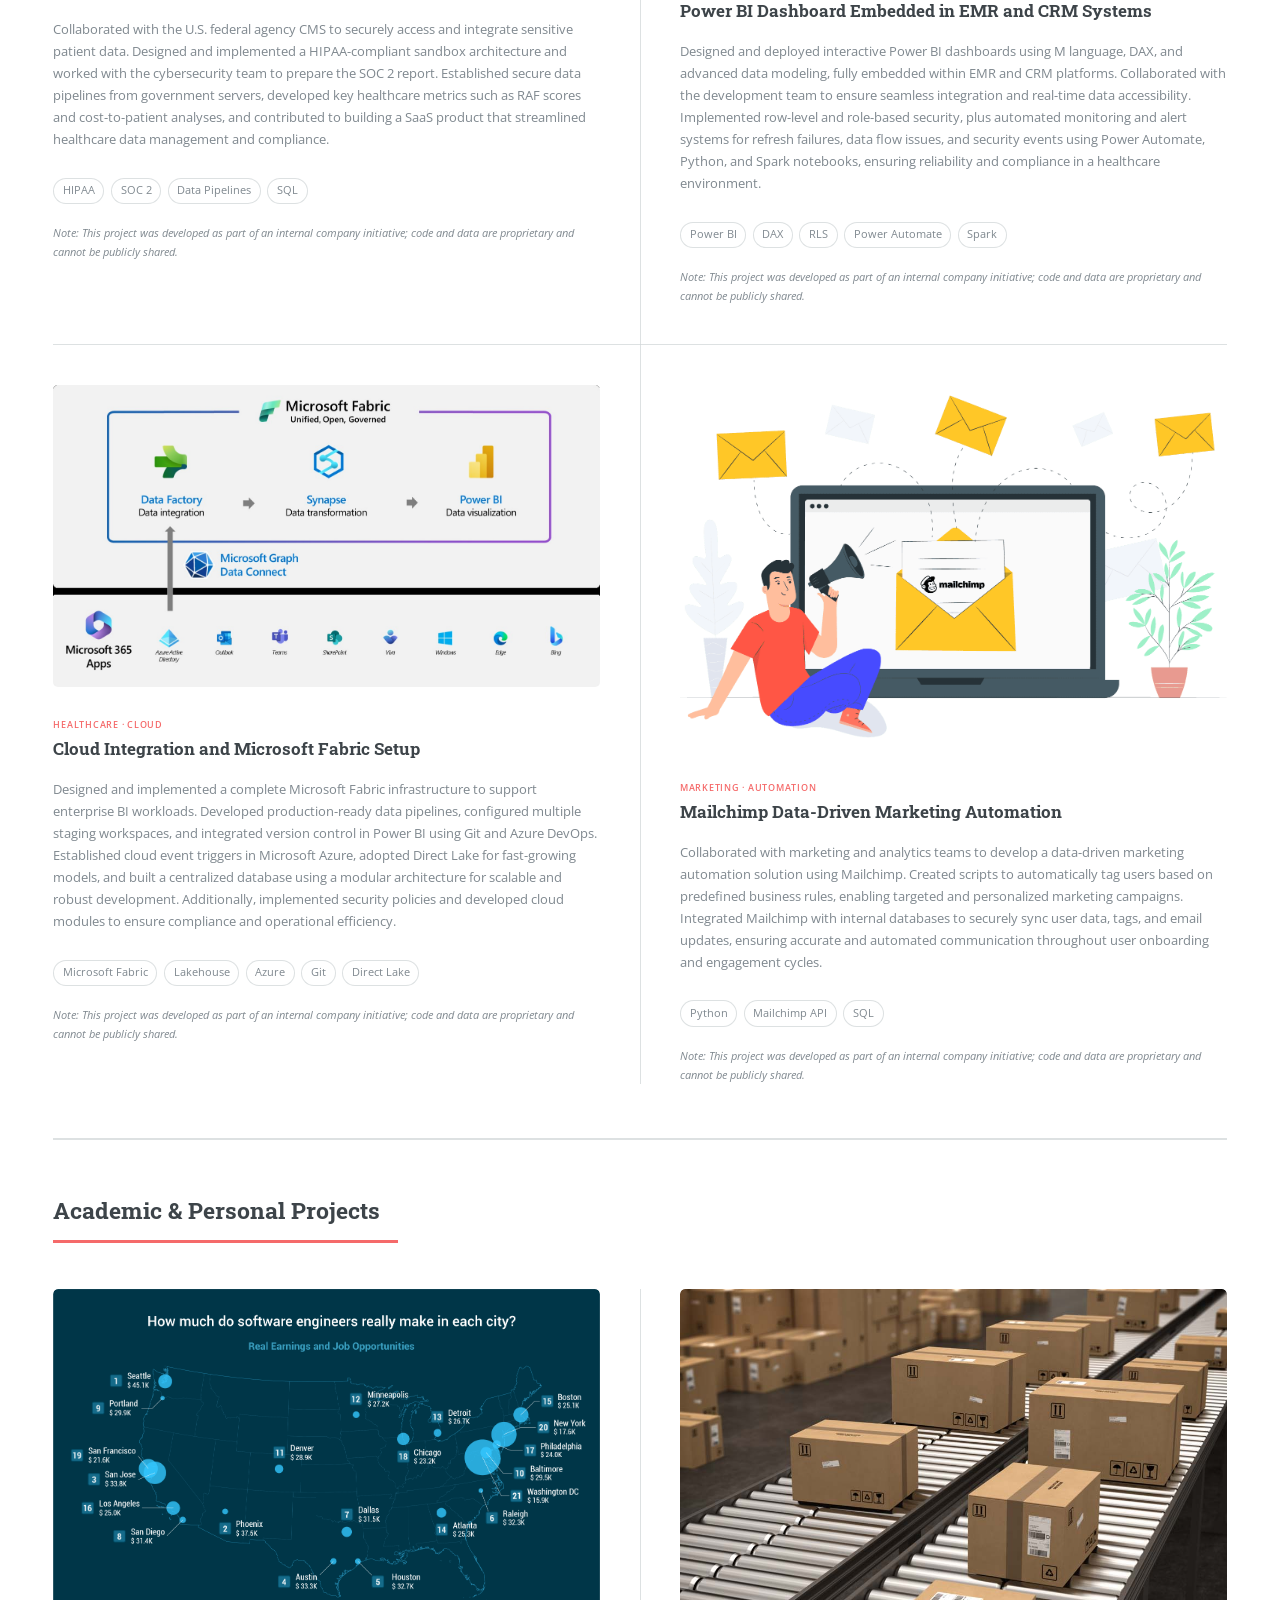
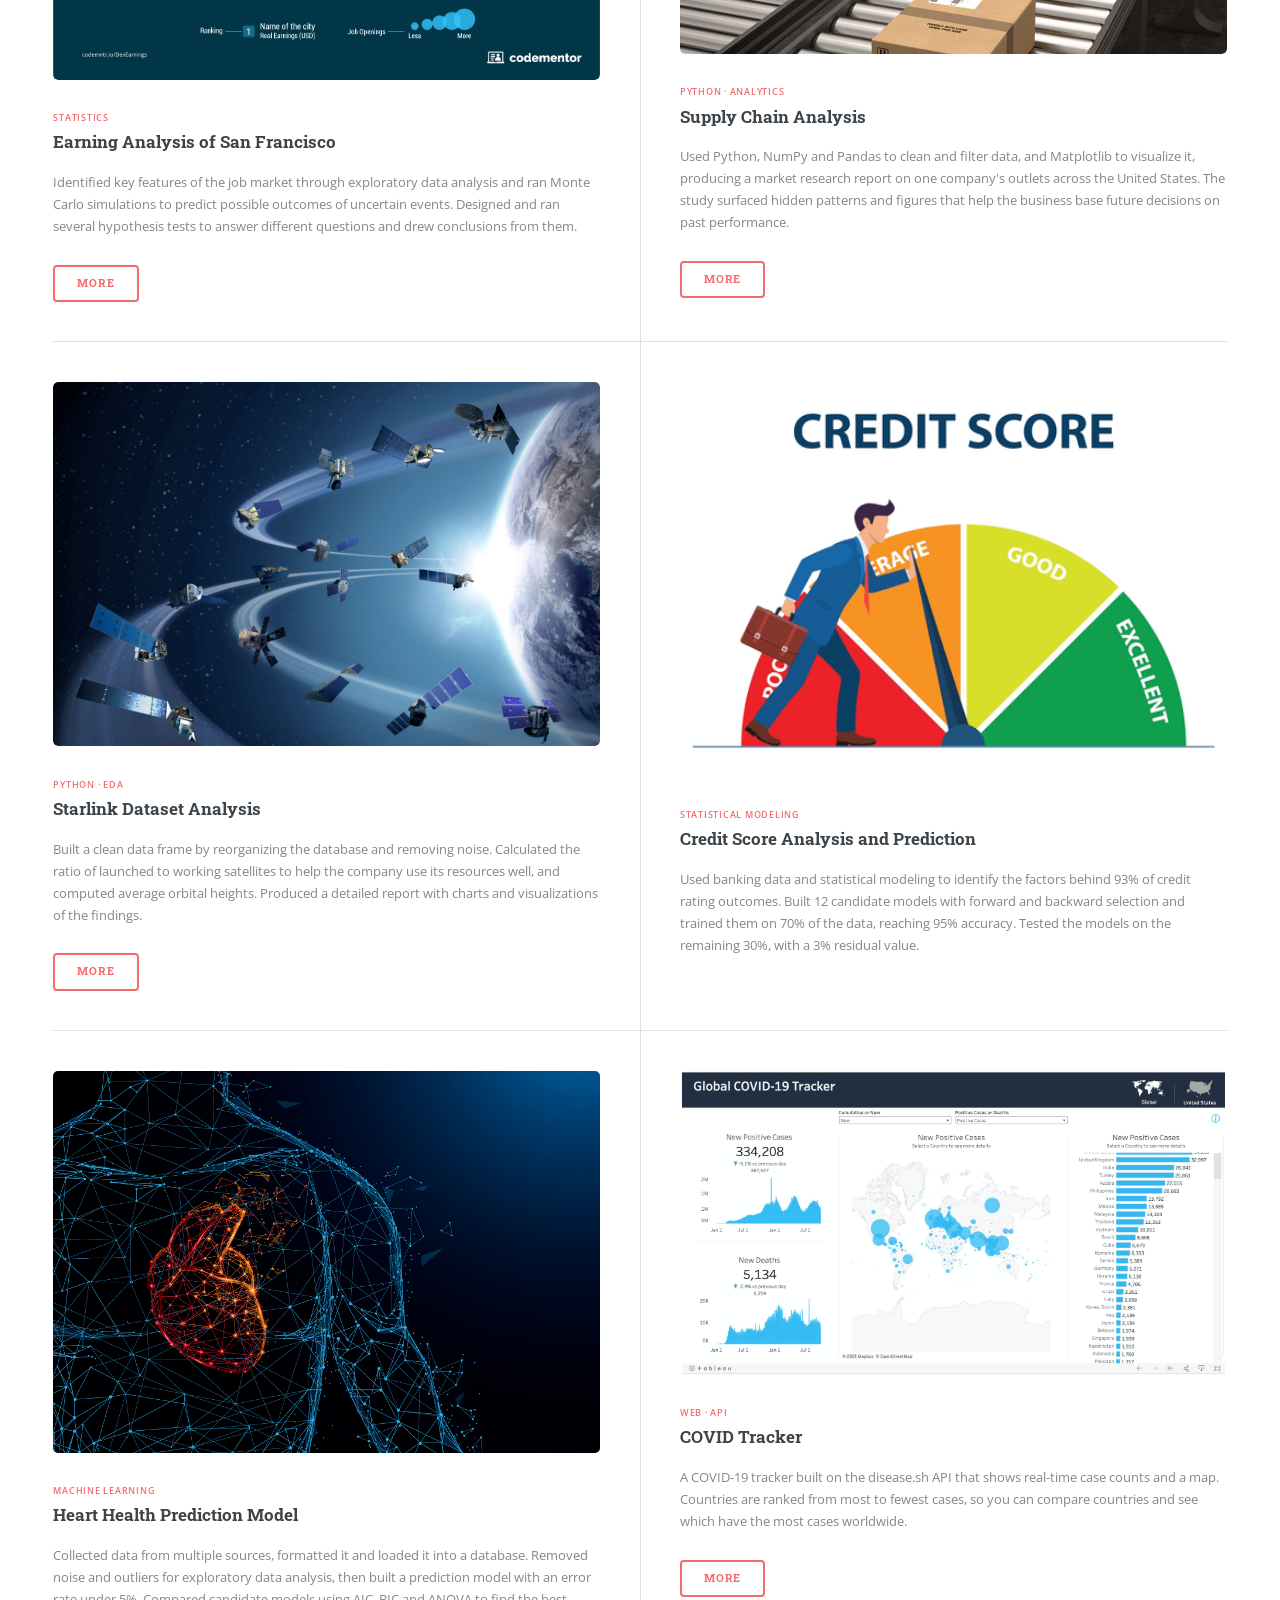
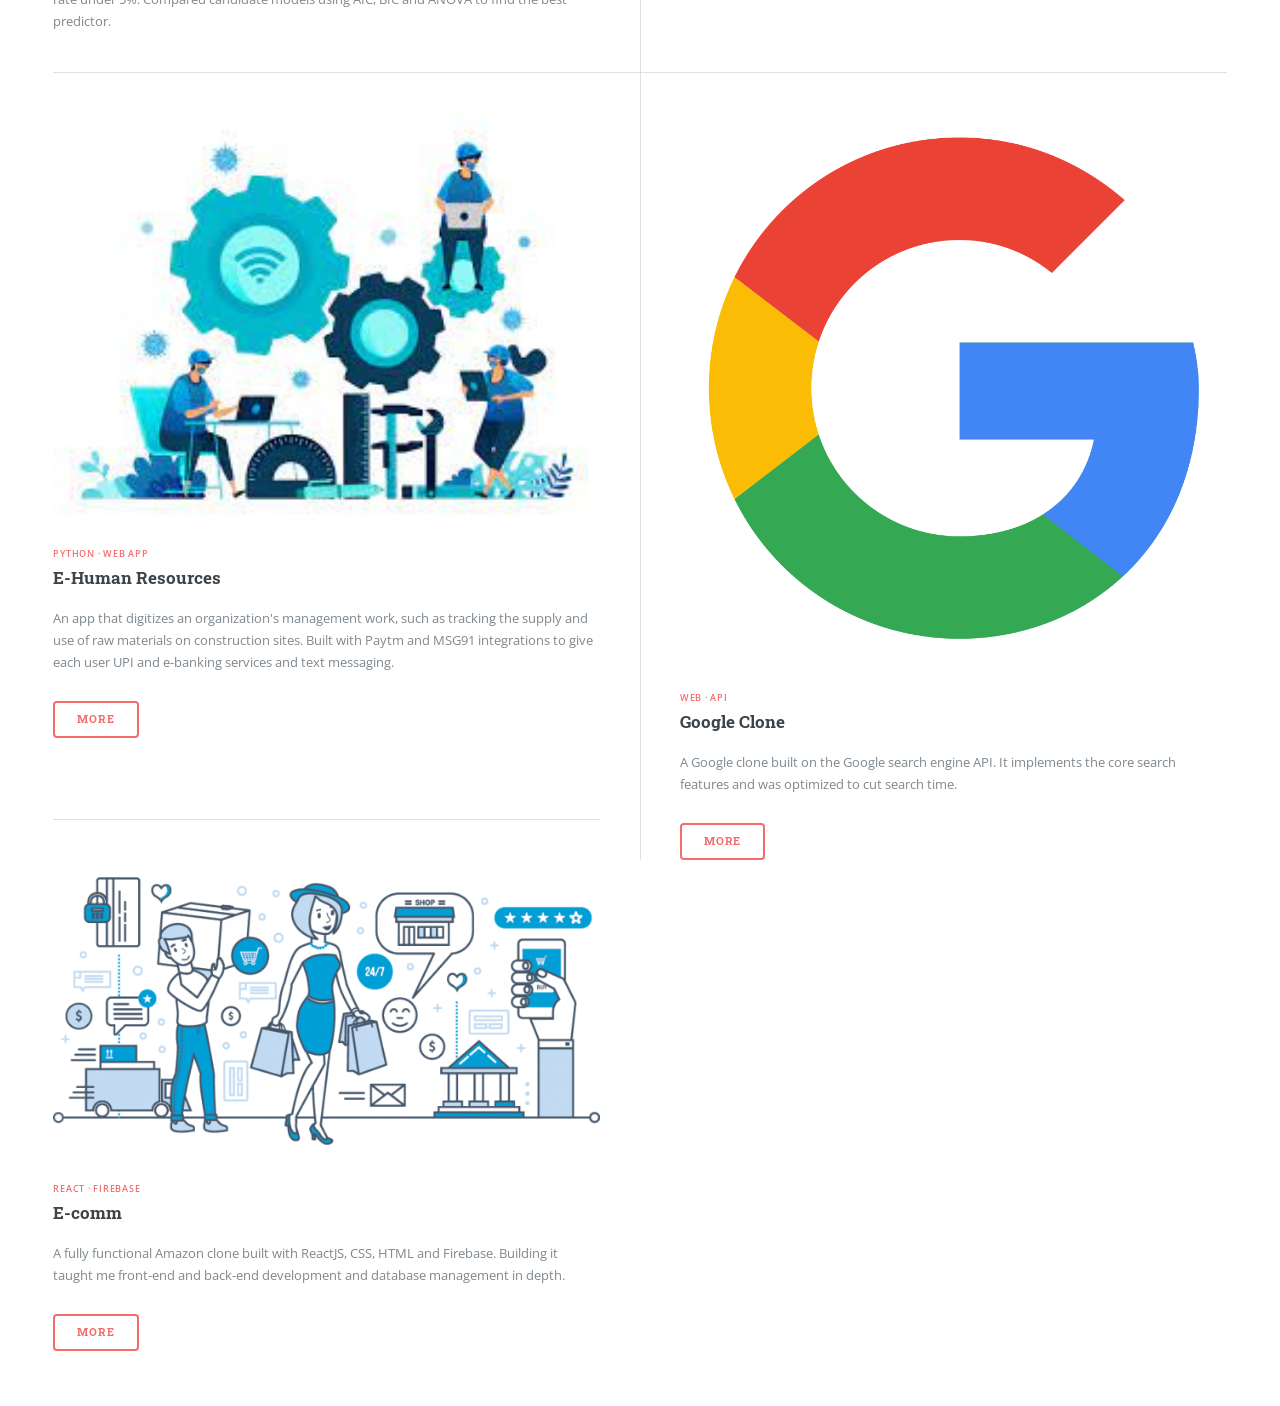
<file: generic.html>
<!DOCTYPE HTML>

<html lang="en">
	<head>
		<title>Projects | Milan Prajapati</title>
		<meta charset="utf-8" />
		<meta name="viewport" content="width=device-width, initial-scale=1" />
		<meta name="description" content="Data engineering, BI and analytics projects by Milan Prajapati." />
		<link rel="icon" type="image/svg+xml" href="images/favicon.svg" />
		<link rel="stylesheet" href="assets/css/main.css" />
		<link rel="stylesheet" href="assets/css/custom.css" />

<!-- Google Tag Manager -->
<script>(function(w,d,s,l,i){w[l]=w[l]||[];w[l].push({'gtm.start':
new Date().getTime(),event:'gtm.js'});var f=d.getElementsByTagName(s)[0],
j=d.createElement(s),dl=l!='dataLayer'?'&l='+l:'';j.async=true;j.src=
'https://www.googletagmanager.com/gtm.js?id='+i+dl;f.parentNode.insertBefore(j,f);
})(window,document,'script','dataLayer','GTM-N96M943N');</script>
<!-- End Google Tag Manager -->

	</head>
	<body class="is-preload">

<!-- Google Tag Manager (noscript) -->
<noscript><iframe src="https://www.googletagmanager.com/ns.html?id=GTM-N96M943N"
height="0" width="0" style="display:none;visibility:hidden"></iframe></noscript>
<!-- End Google Tag Manager (noscript) -->

		<!-- Wrapper -->
			<div id="wrapper">

				<!-- Main -->
					<div id="main">
						<div class="inner">

							<!-- Header -->
								<header id="header">
									<a href="index.html" class="logo"><strong>Milan Prajapati</strong> · Projects</a>
									<ul class="icons">
										<li><a href="https://www.linkedin.com/in/itsMilan1999" class="icon brands fa-linkedin-in" target="_blank" rel="noopener"><span class="label">LinkedIn</span></a></li>
										<li><a href="https://github.com/itsMilan1999" class="icon brands fa-github" target="_blank" rel="noopener"><span class="label">GitHub</span></a></li>
										<li><a href="mailto:milan.prajapati.ca@gmail.com" class="icon solid fa-envelope"><span class="label">Email</span></a></li>
									</ul>
								</header>

							<!-- Professional work -->
								<section>
									<header class="main">
										<h1>Projects</h1>
									</header>
									<p>A selection of work across insurtech, healthcare and analytics, from production data platforms to academic and personal builds.</p>

									<header class="major" id="professional">
										<h2>Professional Work</h2>
									</header>

									<div class="posts">
										<article>
											<span class="image"><img src="images/airflowImage.jpeg" alt="Automated partner reporting pipeline with DBT and Airflow"></span>
											<span class="badge">Cover Genius · Insurtech</span>
											<h3>Automated Partner Reporting with DBT &amp; Airflow</h3>
											<p>Standardized the monthly reporting platform with DBT models that transform terabytes of transactional data and automate complex tax and compliance calculations. Built Apache Airflow DAGs that deliver data to partners on daily, bi-weekly and annual schedules, with encryption for data in transit. Managed database lifecycles from dev/test to production for new product launches.</p>
											<ul class="tags">
												<li>DBT</li><li>Apache Airflow</li><li>SQL</li><li>Python</li><li>Encryption</li>
											</ul>
											<p class="note">Note: This project was developed as part of an internal company initiative; code and data are proprietary and cannot be publicly shared.</p>
										</article>
										<article>
											<span class="image"><img src="images/AirflowLLM.jpeg" alt="Secure LLM sandbox architecture for enterprise AI"></span>
											<span class="badge">Cover Genius · AI</span>
											<h3>Secure LLM Sandbox for Enterprise AI</h3>
											<p>Evaluated leading LLMs, including Claude, LLaMA and GPT, against the organization's needs, then designed a secure sandbox for adopting AI across teams. The environment was built to keep sensitive and partner data isolated, with zero risk of data leakage, while staying within regulatory and governance standards.</p>
											<ul class="tags">
												<li>LLMs</li><li>Cloud Security</li><li>Data Governance</li><li>AWS</li>
											</ul>
											<p class="note">Note: This project was developed as part of an internal company initiative; code and data are proprietary and cannot be publicly shared.</p>
										</article>
										<article>
											<span class="image"><img src="images/CMS.jpg" alt="CMS data integration"></span>
											<span class="badge">Healthcare · Compliance</span>
											<h3>CMS Data Integration</h3>
											<p>Collaborated with the U.S. federal agency CMS to securely access and integrate sensitive patient data. Designed and implemented a HIPAA-compliant sandbox architecture and worked with the cybersecurity team to prepare the SOC 2 report. Established secure data pipelines from government servers, developed key healthcare metrics such as RAF scores and cost-to-patient analyses, and contributed to building a SaaS product that streamlined healthcare data management and compliance.</p>
											<ul class="tags">
												<li>HIPAA</li><li>SOC 2</li><li>Data Pipelines</li><li>SQL</li>
											</ul>
											<p class="note">Note: This project was developed as part of an internal company initiative; code and data are proprietary and cannot be publicly shared.</p>
										</article>
										<article>
											<span class="image"><img src="images/PowerBI embedded.png" alt="Power BI embedded dashboard"></span>
											<span class="badge">Healthcare · BI</span>
											<h3>Power BI Dashboard Embedded in EMR and CRM Systems</h3>
											<p>Designed and deployed interactive Power BI dashboards using M language, DAX, and advanced data modeling, fully embedded within EMR and CRM platforms. Collaborated with the development team to ensure seamless integration and real-time data accessibility. Implemented row-level and role-based security, plus automated monitoring and alert systems for refresh failures, data flow issues, and security events using Power Automate, Python, and Spark notebooks, ensuring reliability and compliance in a healthcare environment.</p>
											<ul class="tags">
												<li>Power BI</li><li>DAX</li><li>RLS</li><li>Power Automate</li><li>Spark</li>
											</ul>
											<p class="note">Note: This project was developed as part of an internal company initiative; code and data are proprietary and cannot be publicly shared.</p>
										</article>
										<article>
											<span class="image"><img src="images/Cloud Integration and Microsoft Fabric Setup.png" alt="Microsoft Fabric architecture"></span>
											<span class="badge">Healthcare · Cloud</span>
											<h3>Cloud Integration and Microsoft Fabric Setup</h3>
											<p>Designed and implemented a complete Microsoft Fabric infrastructure to support enterprise BI workloads. Developed production-ready data pipelines, configured multiple staging workspaces, and integrated version control in Power BI using Git and Azure DevOps. Established cloud event triggers in Microsoft Azure, adopted Direct Lake for fast-growing models, and built a centralized database using a modular architecture for scalable and robust development. Additionally, implemented security policies and developed cloud modules to ensure compliance and operational efficiency.</p>
											<ul class="tags">
												<li>Microsoft Fabric</li><li>Lakehouse</li><li>Azure</li><li>Git</li><li>Direct Lake</li>
											</ul>
											<p class="note">Note: This project was developed as part of an internal company initiative; code and data are proprietary and cannot be publicly shared.</p>
										</article>
										<article>
											<span class="image"><img src="images/Mailchimp Automation.png" alt="Mailchimp automation"></span>
											<span class="badge">Marketing · Automation</span>
											<h3>Mailchimp Data-Driven Marketing Automation</h3>
											<p>Collaborated with marketing and analytics teams to develop a data-driven marketing automation solution using Mailchimp. Created scripts to automatically tag users based on predefined business rules, enabling targeted and personalized marketing campaigns. Integrated Mailchimp with internal databases to securely sync user data, tags, and email updates, ensuring accurate and automated communication throughout user onboarding and engagement cycles.</p>
											<ul class="tags">
												<li>Python</li><li>Mailchimp API</li><li>SQL</li>
											</ul>
											<p class="note">Note: This project was developed as part of an internal company initiative; code and data are proprietary and cannot be publicly shared.</p>
										</article>
									</div>
								</section>

							<!-- Academic & personal -->
								<section>
									<header class="major" id="academic">
										<h2>Academic &amp; Personal Projects</h2>
									</header>

									<div class="posts">
										<article>
											<a href="https://lnkd.in/gRXUyhTb" class="image" target="_blank" rel="noopener"><img src="images/San Francisco Analysis.png" alt="San Francisco earnings analysis"></a>
											<span class="badge">Statistics</span>
											<h3>Earning Analysis of San Francisco</h3>
											<p>Identified key features of the job market through exploratory data analysis and ran Monte Carlo simulations to predict possible outcomes of uncertain events. Designed and ran several hypothesis tests to answer different questions and drew conclusions from them.</p>
											<ul class="actions">
												<li><a href="https://lnkd.in/gRXUyhTb" class="button" target="_blank" rel="noopener">More</a></li>
											</ul>
										</article>
										<article>
											<a href="https://lnkd.in/eErjZecD" class="image" target="_blank" rel="noopener"><img src="images/SupplychainAnalysis.jpg" alt="Supply chain analysis"></a>
											<span class="badge">Python · Analytics</span>
											<h3>Supply Chain Analysis</h3>
											<p>Used Python, NumPy and Pandas to clean and filter data, and Matplotlib to visualize it, producing a market research report on one company's outlets across the United States. The study surfaced hidden patterns and figures that help the business base future decisions on past performance.</p>
											<ul class="actions">
												<li><a href="https://lnkd.in/eErjZecD" class="button" target="_blank" rel="noopener">More</a></li>
											</ul>
										</article>
										<article>
											<a href="https://lnkd.in/gkXghmS8" class="image" target="_blank" rel="noopener"><img src="images/StarlinkDataset.jpg" alt="Starlink dataset analysis"></a>
											<span class="badge">Python · EDA</span>
											<h3>Starlink Dataset Analysis</h3>
											<p>Built a clean data frame by reorganizing the database and removing noise. Calculated the ratio of launched to working satellites to help the company use its resources well, and computed average orbital heights. Produced a detailed report with charts and visualizations of the findings.</p>
											<ul class="actions">
												<li><a href="https://lnkd.in/gkXghmS8" class="button" target="_blank" rel="noopener">More</a></li>
											</ul>
										</article>
										<article>
											<span class="image"><img src="images/Credit Score Analysis.png" alt="Credit score analysis"></span>
											<span class="badge">Statistical Modeling</span>
											<h3>Credit Score Analysis and Prediction</h3>
											<p>Used banking data and statistical modeling to identify the factors behind 93% of credit rating outcomes. Built 12 candidate models with forward and backward selection and trained them on 70% of the data, reaching 95% accuracy. Tested the models on the remaining 30%, with a 3% residual value.</p>
										</article>
										<article>
											<span class="image"><img src="images/Heart Health Prediction.png" alt="Heart health prediction model"></span>
											<span class="badge">Machine Learning</span>
											<h3>Heart Health Prediction Model</h3>
											<p>Collected data from multiple sources, formatted it and loaded it into a database. Removed noise and outliers for exploratory data analysis, then built a prediction model with an error rate under 5%. Compared candidate models using AIC, BIC and ANOVA to find the best predictor.</p>
										</article>
										<article>
											<a href="https://lnkd.in/gx964tg" class="image" target="_blank" rel="noopener"><img src="images/COVID_Tracker.png" alt="COVID tracker"></a>
											<span class="badge">Web · API</span>
											<h3>COVID Tracker</h3>
											<p>A COVID-19 tracker built on the disease.sh API that shows real-time case counts and a map. Countries are ranked from most to fewest cases, so you can compare countries and see which have the most cases worldwide.</p>
											<ul class="actions">
												<li><a href="https://lnkd.in/gx964tg" class="button" target="_blank" rel="noopener">More</a></li>
											</ul>
										</article>
										<article>
											<a href="https://www.linkedin.com/posts/itsmilan1999_python-hr-data-activity-6851143851290296320-IfVW?utm_source=share&utm_medium=member_desktop" class="image" target="_blank" rel="noopener"><img src="images/E-Human Resources.jpeg" alt="E-Human Resources"></a>
											<span class="badge">Python · Web App</span>
											<h3>E-Human Resources</h3>
											<p>An app that digitizes an organization's management work, such as tracking the supply and use of raw materials on construction sites. Built with Paytm and MSG91 integrations to give each user UPI and e-banking services and text messaging.</p>
											<ul class="actions">
												<li><a href="https://www.linkedin.com/posts/itsmilan1999_python-hr-data-activity-6851143851290296320-IfVW?utm_source=share&utm_medium=member_desktop" class="button" target="_blank" rel="noopener">More</a></li>
											</ul>
										</article>
										<article>
											<a href="https://lnkd.in/edM9ukC" class="image" target="_blank" rel="noopener"><img src="images/Google.png" alt="Google clone"></a>
											<span class="badge">Web · API</span>
											<h3>Google Clone</h3>
											<p>A Google clone built on the Google search engine API. It implements the core search features and was optimized to cut search time.</p>
											<ul class="actions">
												<li><a href="https://lnkd.in/edM9ukC" class="button" target="_blank" rel="noopener">More</a></li>
											</ul>
										</article>
										<article>
											<a href="https://lnkd.in/gJfKbu9" class="image" target="_blank" rel="noopener"><img src="images/Ecomm1.png" alt="E-commerce app"></a>
											<span class="badge">React · Firebase</span>
											<h3>E-comm</h3>
											<p>A fully functional Amazon clone built with ReactJS, CSS, HTML and Firebase. Building it taught me front-end and back-end development and database management in depth.</p>
											<ul class="actions">
												<li><a href="https://lnkd.in/gJfKbu9" class="button" target="_blank" rel="noopener">More</a></li>
											</ul>
										</article>
									</div>
								</section>

						</div>
					</div>

				<!-- Sidebar -->
					<div id="sidebar">
						<div class="inner">

							<!-- Menu -->
								<nav id="menu">
									<header class="major">
										<h2>Menu</h2>
									</header>
									<ul>
										<li><a href="index.html">Homepage</a></li>
										<li><a href="elements.html">Resume</a></li>
										<li>
											<span class="opener">Projects</span>
											<ul>
												<li><a href="#professional">Professional Work</a></li>
												<li><a href="#academic">Academic &amp; Personal</a></li>
											</ul>
										</li>
										<li><a href="images/Milan Resume.pdf" download>Download CV (PDF)</a></li>
									</ul>
								</nav>

							<!-- Section -->
								<section>
									<header class="major">
										<h2>Get in touch</h2>
									</header>
									<p>Open to conversations about data engineering, data operations and analytics roles.</p>
									<ul class="contact">
										<li class="icon solid fa-envelope"><a href="mailto:milan.prajapati.ca@gmail.com">milan.prajapati.ca@gmail.com</a></li>
										<li class="icon solid fa-phone">(778) 855-1756</li>
										<li class="icon brands fa-linkedin-in"><a href="https://www.linkedin.com/in/itsMilan1999" target="_blank" rel="noopener">linkedin.com/in/itsMilan1999</a></li>
										<li class="icon solid fa-home">Vancouver, BC, Canada</li>
									</ul>
								</section>

							<!-- Footer -->
								<footer id="footer">
									<p class="copyright">&copy; Milan Prajapati. Design: <a href="https://html5up.net">HTML5 UP</a>.</p>
								</footer>

						</div>
					</div>

			</div>

		<!-- Scripts -->
			<script src="assets/js/jquery.min.js"></script>
			<script src="assets/js/browser.min.js"></script>
			<script src="assets/js/breakpoints.min.js"></script>
			<script src="assets/js/util.js"></script>
			<script src="assets/js/main.js"></script>

	</body>
</html>
</file>
<file: assets/css/custom.css>
/* Portfolio additions layered on top of the Editorial theme (main.css). */

:root {
	--accent: #f56a6a;
	--accent-rgb: 245, 106, 106;
	--accent-soft: rgba(var(--accent-rgb), 0.1);
	--ink: #3d4449;
	--muted: #7f888f;
	--line: rgba(210, 215, 217, 0.75);
	--card: #f5f6f7;
}

/* ---------- Banner ---------- */

#banner .role-line {
	color: var(--accent);
	font-family: "Roboto Slab", serif;
	font-size: 1.15em;
	margin-top: 0.5em;
}

#banner .image.object img {
	border-radius: 0.5em;
}

/* ---------- Stat tiles ---------- */

.stats {
	display: grid;
	grid-template-columns: repeat(4, minmax(0, 1fr));
	gap: 1.5em;
	margin: 0 0 1em 0;
	padding: 0;
	list-style: none;
}

.stats li {
	background: var(--card);
	border-left: 3px solid var(--accent);
	border-radius: 0.375em;
	padding: 1.25em 1.25em 1em;
	margin: 0;
}

.stats .value {
	display: block;
	font-family: "Roboto Slab", serif;
	font-size: 2em;
	font-weight: 700;
	color: var(--ink);
	line-height: 1.1;
}

.stats .label {
	display: block;
	font-size: 0.85em;
	color: var(--muted);
	margin-top: 0.35em;
	line-height: 1.4;
}

@media screen and (max-width: 980px) {
	.stats { grid-template-columns: repeat(2, minmax(0, 1fr)); }
}

@media screen and (max-width: 480px) {
	.stats { gap: 0.75em; }
	.stats .value { font-size: 1.6em; }
}

/* ---------- Skill tags ---------- */

.skill-groups {
	display: grid;
	grid-template-columns: repeat(2, minmax(0, 1fr));
	gap: 2em 3em;
}

.skill-groups h4 {
	margin-bottom: 0.75em;
}

@media screen and (max-width: 736px) {
	.skill-groups { grid-template-columns: 1fr; }
}

.tags {
	display: flex;
	flex-wrap: wrap;
	gap: 0.5em;
	list-style: none;
	padding: 0;
	margin: 0 0 1em 0;
}

.tags li {
	padding: 0.25em 0.8em;
	margin: 0;
	border: 1px solid var(--line);
	border-radius: 2em;
	font-size: 0.8em;
	line-height: 1.8;
	white-space: nowrap;
	background: #fff;
}

.tags.accent li {
	border-color: rgba(var(--accent-rgb), 0.35);
	background: var(--accent-soft);
}

/* ---------- Highlight cards (home: what I'm doing now) ---------- */

.highlight-cards {
	display: grid;
	grid-template-columns: repeat(3, minmax(0, 1fr));
	gap: 1.5em;
}

.highlight-cards article {
	border: 1px solid var(--line);
	border-radius: 0.375em;
	padding: 1.5em;
}

.highlight-cards .icon {
	color: var(--accent);
	font-size: 1.5em;
	display: inline-block;
	margin-bottom: 0.5em;
}

.highlight-cards h3 {
	font-size: 1.05em;
	margin-bottom: 0.5em;
}

.highlight-cards p {
	font-size: 0.9em;
	margin: 0;
}

@media screen and (max-width: 1280px) {
	.highlight-cards { grid-template-columns: repeat(2, minmax(0, 1fr)); }
}

@media screen and (max-width: 736px) {
	.highlight-cards { grid-template-columns: 1fr; }
}

/* ---------- Resume timeline ---------- */

.timeline {
	position: relative;
	padding-left: 2em;
	border-left: 2px solid var(--line);
	margin-left: 0.4em;
}

.timeline .entry {
	position: relative;
	padding-bottom: 2.5em;
}

.timeline .entry:last-child {
	padding-bottom: 0.5em;
}

.timeline .entry::before {
	content: "";
	position: absolute;
	left: calc(-2em - 8px);
	top: 0.35em;
	width: 14px;
	height: 14px;
	border-radius: 50%;
	background: #fff;
	border: 3px solid var(--accent);
}

.timeline .entry.current::before {
	background: var(--accent);
}

.timeline .entry-head {
	display: flex;
	flex-wrap: wrap;
	justify-content: space-between;
	align-items: baseline;
	gap: 0.25em 1em;
}

.timeline h3 {
	margin: 0;
}

.timeline .dates {
	font-size: 0.85em;
	color: var(--muted);
	white-space: nowrap;
}

.timeline .org {
	margin: 0.2em 0 0.9em 0;
	font-style: italic;
	color: var(--muted);
}

.timeline .org strong {
	font-style: normal;
	color: var(--ink);
}

.timeline h4.sub {
	font-size: 0.85em;
	text-transform: uppercase;
	letter-spacing: 0.05em;
	color: var(--accent);
	margin: 1em 0 0.5em 0;
}

.timeline ul {
	margin-bottom: 0.75em;
}

.timeline ul li {
	padding-left: 0.25em;
	margin-bottom: 0.35em;
}

.timeline .tags {
	margin-top: 0.75em;
}

/* ---------- Education / certs grid on resume ---------- */

.edu-grid {
	display: grid;
	grid-template-columns: repeat(2, minmax(0, 1fr));
	gap: 1.5em;
}

.edu-grid article {
	background: var(--card);
	border-radius: 0.375em;
	padding: 1.5em;
}

.edu-grid h3 {
	font-size: 1em;
	margin-bottom: 0.25em;
}

.edu-grid p {
	margin: 0;
	font-size: 0.9em;
}

@media screen and (max-width: 736px) {
	.edu-grid { grid-template-columns: 1fr; }
}

.cert-list {
	list-style: none;
	padding: 0;
	display: grid;
	grid-template-columns: repeat(2, minmax(0, 1fr));
	gap: 0.5em 2em;
}

.cert-list li {
	padding: 0.5em 0 0.5em 1.75em;
	margin: 0;
	position: relative;
	border-bottom: 1px solid var(--line);
}

.cert-list li::before {
	content: "\f559";
	font-family: "Font Awesome 5 Free";
	font-weight: 900;
	position: absolute;
	left: 0;
	color: var(--accent);
}

@media screen and (max-width: 736px) {
	.cert-list { grid-template-columns: 1fr; }
}

/* ---------- Projects ---------- */

.posts article .badge {
	display: inline-block;
	font-size: 0.7em;
	font-weight: 600;
	letter-spacing: 0.08em;
	text-transform: uppercase;
	color: var(--accent);
	margin-bottom: 0.5em;
}

.posts article .tags {
	margin-bottom: 1.5em;
}

.posts article .note {
	font-size: 0.85em;
	font-style: italic;
	color: var(--muted);
}

/* ---------- Sidebar / footer ---------- */

#sidebar .contact li a {
	word-break: break-all;
}

#footer .copyright {
	font-size: 0.8em;
}

.center-actions {
	justify-content: center;
	text-align: center;
	margin-top: 2em;
}

/* Keep the face in frame when the banner stacks and crops the portrait. */
#banner .image.object img {
	object-position: center 15%;
}

/* Let button rows wrap on narrow screens instead of overflowing. */
ul.actions {
	flex-wrap: wrap;
	row-gap: 0.75em;
}
</file>
<file: assets/css/main.css>
@import url(fontawesome-all.min.css);
@import url("https://fonts.googleapis.com/css?family=Open+Sans:400,600,400italic,600italic|Roboto+Slab:400,700");
/*
	Editorial by HTML5 UP
	html5up.net | @ajlkn
	Free for personal and commercial use under the CCA 3.0 license (html5up.net/license)
*/
html, body, div, span, applet, object,
iframe, h1, h2, h3, h4, h5, h6, p, blockquote,
pre, a, abbr, acronym, address, big, cite,
code, del, dfn, em, img, ins, kbd, q, s, samp,
small, strike, strong, sub, sup, tt, var, b,
u, i, center, dl, dt, dd, ol, ul, li, fieldset,
form, label, legend, table, caption, tbody,
tfoot, thead, tr, th, td, article, aside,
canvas, details, embed, figure, figcaption,
footer, header, hgroup, menu, nav, output, ruby,
section, summary, time, mark, audio, video {
  margin: 0;
  padding: 0;
  border: 0;
  font-size: 100%;
  font: inherit;
  vertical-align: baseline; }

article, aside, details, figcaption, figure,
footer, header, hgroup, menu, nav, section {
  display: block; }

body {
  line-height: 1; }

ol, ul {
  list-style: none; }

blockquote, q {
  quotes: none; }
  blockquote:before, blockquote:after, q:before, q:after {
    content: '';
    content: none; }

table {
  border-collapse: collapse;
  border-spacing: 0; }

body {
  -webkit-text-size-adjust: none; }

mark {
  background-color: transparent;
  color: inherit; }

input::-moz-focus-inner {
  border: 0;
  padding: 0; }

input, select, textarea {
  -moz-appearance: none;
  -webkit-appearance: none;
  -ms-appearance: none;
  appearance: none; }

/* Basic */
@-ms-viewport {
  width: device-width; }

body {
  -ms-overflow-style: scrollbar; }

@media screen and (max-width: 480px) {
  html, body {
    min-width: 320px; } }

html {
  box-sizing: border-box; }

*, *:before, *:after {
  box-sizing: inherit; }

body {
  background: #ffffff; }
  body.is-preload *, body.is-preload *:before, body.is-preload *:after, body.is-resizing *, body.is-resizing *:before, body.is-resizing *:after {
    -moz-animation: none !important;
    -webkit-animation: none !important;
    -ms-animation: none !important;
    animation: none !important;
    -moz-transition: none !important;
    -webkit-transition: none !important;
    -ms-transition: none !important;
    transition: none !important; }

/* Type */
body, input, select, textarea {
  color: #7f888f;
  font-family: "Open Sans", sans-serif;
  font-size: 13pt;
  font-weight: 400;
  line-height: 1.65; }
  @media screen and (max-width: 1680px) {
    body, input, select, textarea {
      font-size: 11pt; } }
  @media screen and (max-width: 1280px) {
    body, input, select, textarea {
      font-size: 10pt; } }
  @media screen and (max-width: 360px) {
    body, input, select, textarea {
      font-size: 9pt; } }

a {
  -moz-transition: color 0.2s ease-in-out, border-bottom-color 0.2s ease-in-out;
  -webkit-transition: color 0.2s ease-in-out, border-bottom-color 0.2s ease-in-out;
  -ms-transition: color 0.2s ease-in-out, border-bottom-color 0.2s ease-in-out;
  transition: color 0.2s ease-in-out, border-bottom-color 0.2s ease-in-out;
  border-bottom: dotted 1px;
  color: #f56a6a;
  text-decoration: none; }
  a:hover {
    border-bottom-color: #f56a6a;
    color: #f56a6a !important; }
    a:hover strong {
      color: inherit; }

strong, b {
  color: #3d4449;
  font-weight: 600; }

em, i {
  font-style: italic; }

p {
  margin: 0 0 2em 0; }

h1, h2, h3, h4, h5, h6 {
  color: #3d4449;
  font-family: "Roboto Slab", serif;
  font-weight: 700;
  line-height: 1.5;
  margin: 0 0 1em 0; }
  h1 a, h2 a, h3 a, h4 a, h5 a, h6 a {
    color: inherit;
    text-decoration: none;
    border-bottom: 0; }

h1 {
  font-size: 4em;
  margin: 0 0 0.5em 0;
  line-height: 1.3; }

h2 {
  font-size: 1.75em; }

h3 {
  font-size: 1.25em; }

h4 {
  font-size: 1.1em; }

h5 {
  font-size: 0.9em; }

h6 {
  font-size: 0.7em; }

@media screen and (max-width: 1680px) {
  h1 {
    font-size: 3.5em; } }

@media screen and (max-width: 980px) {
  h1 {
    font-size: 3.25em; } }

@media screen and (max-width: 736px) {
  h1 {
    font-size: 2em;
    line-height: 1.4; }
  h2 {
    font-size: 1.5em; } }

sub {
  font-size: 0.8em;
  position: relative;
  top: 0.5em; }

sup {
  font-size: 0.8em;
  position: relative;
  top: -0.5em; }

blockquote {
  border-left: solid 3px rgba(210, 215, 217, 0.75);
  font-style: italic;
  margin: 0 0 2em 0;
  padding: 0.5em 0 0.5em 2em; }

code {
  background: rgba(230, 235, 237, 0.25);
  border-radius: 0.375em;
  border: solid 1px rgba(210, 215, 217, 0.75);
  font-family: "Courier New", monospace;
  font-size: 0.9em;
  margin: 0 0.25em;
  padding: 0.25em 0.65em; }

pre {
  -webkit-overflow-scrolling: touch;
  font-family: "Courier New", monospace;
  font-size: 0.9em;
  margin: 0 0 2em 0; }
  pre code {
    display: block;
    line-height: 1.75;
    padding: 1em 1.5em;
    overflow-x: auto; }

hr {
  border: 0;
  border-bottom: solid 1px rgba(210, 215, 217, 0.75);
  margin: 2em 0; }
  hr.major {
    margin: 3em 0; }

.align-left {
  text-align: left; }

.align-center {
  text-align: center; }

.align-right {
  text-align: right; }

/* Row */
.row {
  display: flex;
  flex-wrap: wrap;
  box-sizing: border-box;
  align-items: stretch; }
  .row > * {
    box-sizing: border-box; }
  .row.gtr-uniform > * > :last-child {
    margin-bottom: 0; }
  .row.aln-left {
    justify-content: flex-start; }
  .row.aln-center {
    justify-content: center; }
  .row.aln-right {
    justify-content: flex-end; }
  .row.aln-top {
    align-items: flex-start; }
  .row.aln-middle {
    align-items: center; }
  .row.aln-bottom {
    align-items: flex-end; }
  .row > .imp {
    order: -1; }
  .row > .col-1 {
    width: 8.33333%; }
  .row > .off-1 {
    margin-left: 8.33333%; }
  .row > .col-2 {
    width: 16.66667%; }
  .row > .off-2 {
    margin-left: 16.66667%; }
  .row > .col-3 {
    width: 25%; }
  .row > .off-3 {
    margin-left: 25%; }
  .row > .col-4 {
    width: 33.33333%; }
  .row > .off-4 {
    margin-left: 33.33333%; }
  .row > .col-5 {
    width: 41.66667%; }
  .row > .off-5 {
    margin-left: 41.66667%; }
  .row > .col-6 {
    width: 50%; }
  .row > .off-6 {
    margin-left: 50%; }
  .row > .col-7 {
    width: 58.33333%; }
  .row > .off-7 {
    margin-left: 58.33333%; }
  .row > .col-8 {
    width: 66.66667%; }
  .row > .off-8 {
    margin-left: 66.66667%; }
  .row > .col-9 {
    width: 75%; }
  .row > .off-9 {
    margin-left: 75%; }
  .row > .col-10 {
    width: 83.33333%; }
  .row > .off-10 {
    margin-left: 83.33333%; }
  .row > .col-11 {
    width: 91.66667%; }
  .row > .off-11 {
    margin-left: 91.66667%; }
  .row > .col-12 {
    width: 100%; }
  .row > .off-12 {
    margin-left: 100%; }
  .row.gtr-0 {
    margin-top: 0;
    margin-left: 0em; }
    .row.gtr-0 > * {
      padding: 0 0 0 0em; }
    .row.gtr-0.gtr-uniform {
      margin-top: 0em; }
      .row.gtr-0.gtr-uniform > * {
        padding-top: 0em; }
  .row.gtr-25 {
    margin-top: 0;
    margin-left: -0.375em; }
    .row.gtr-25 > * {
      padding: 0 0 0 0.375em; }
    .row.gtr-25.gtr-uniform {
      margin-top: -0.375em; }
      .row.gtr-25.gtr-uniform > * {
        padding-top: 0.375em; }
  .row.gtr-50 {
    margin-top: 0;
    margin-left: -0.75em; }
    .row.gtr-50 > * {
      padding: 0 0 0 0.75em; }
    .row.gtr-50.gtr-uniform {
      margin-top: -0.75em; }
      .row.gtr-50.gtr-uniform > * {
        padding-top: 0.75em; }
  .row {
    margin-top: 0;
    margin-left: -1.5em; }
    .row > * {
      padding: 0 0 0 1.5em; }
    .row.gtr-uniform {
      margin-top: -1.5em; }
      .row.gtr-uniform > * {
        padding-top: 1.5em; }
  .row.gtr-150 {
    margin-top: 0;
    margin-left: -2.25em; }
    .row.gtr-150 > * {
      padding: 0 0 0 2.25em; }
    .row.gtr-150.gtr-uniform {
      margin-top: -2.25em; }
      .row.gtr-150.gtr-uniform > * {
        padding-top: 2.25em; }
  .row.gtr-200 {
    margin-top: 0;
    margin-left: -3em; }
    .row.gtr-200 > * {
      padding: 0 0 0 3em; }
    .row.gtr-200.gtr-uniform {
      margin-top: -3em; }
      .row.gtr-200.gtr-uniform > * {
        padding-top: 3em; }
  @media screen and (max-width: 1680px) {
    .row {
      display: flex;
      flex-wrap: wrap;
      box-sizing: border-box;
      align-items: stretch; }
      .row > * {
        box-sizing: border-box; }
      .row.gtr-uniform > * > :last-child {
        margin-bottom: 0; }
      .row.aln-left {
        justify-content: flex-start; }
      .row.aln-center {
        justify-content: center; }
      .row.aln-right {
        justify-content: flex-end; }
      .row.aln-top {
        align-items: flex-start; }
      .row.aln-middle {
        align-items: center; }
      .row.aln-bottom {
        align-items: flex-end; }
      .row > .imp-xlarge {
        order: -1; }
      .row > .col-1-xlarge {
        width: 8.33333%; }
      .row > .off-1-xlarge {
        margin-left: 8.33333%; }
      .row > .col-2-xlarge {
        width: 16.66667%; }
      .row > .off-2-xlarge {
        margin-left: 16.66667%; }
      .row > .col-3-xlarge {
        width: 25%; }
      .row > .off-3-xlarge {
        margin-left: 25%; }
      .row > .col-4-xlarge {
        width: 33.33333%; }
      .row > .off-4-xlarge {
        margin-left: 33.33333%; }
      .row > .col-5-xlarge {
        width: 41.66667%; }
      .row > .off-5-xlarge {
        margin-left: 41.66667%; }
      .row > .col-6-xlarge {
        width: 50%; }
      .row > .off-6-xlarge {
        margin-left: 50%; }
      .row > .col-7-xlarge {
        width: 58.33333%; }
      .row > .off-7-xlarge {
        margin-left: 58.33333%; }
      .row > .col-8-xlarge {
        width: 66.66667%; }
      .row > .off-8-xlarge {
        margin-left: 66.66667%; }
      .row > .col-9-xlarge {
        width: 75%; }
      .row > .off-9-xlarge {
        margin-left: 75%; }
      .row > .col-10-xlarge {
        width: 83.33333%; }
      .row > .off-10-xlarge {
        margin-left: 83.33333%; }
      .row > .col-11-xlarge {
        width: 91.66667%; }
      .row > .off-11-xlarge {
        margin-left: 91.66667%; }
      .row > .col-12-xlarge {
        width: 100%; }
      .row > .off-12-xlarge {
        margin-left: 100%; }
      .row.gtr-0 {
        margin-top: 0;
        margin-left: 0em; }
        .row.gtr-0 > * {
          padding: 0 0 0 0em; }
        .row.gtr-0.gtr-uniform {
          margin-top: 0em; }
          .row.gtr-0.gtr-uniform > * {
            padding-top: 0em; }
      .row.gtr-25 {
        margin-top: 0;
        margin-left: -0.375em; }
        .row.gtr-25 > * {
          padding: 0 0 0 0.375em; }
        .row.gtr-25.gtr-uniform {
          margin-top: -0.375em; }
          .row.gtr-25.gtr-uniform > * {
            padding-top: 0.375em; }
      .row.gtr-50 {
        margin-top: 0;
        margin-left: -0.75em; }
        .row.gtr-50 > * {
          padding: 0 0 0 0.75em; }
        .row.gtr-50.gtr-uniform {
          margin-top: -0.75em; }
          .row.gtr-50.gtr-uniform > * {
            padding-top: 0.75em; }
      .row {
        margin-top: 0;
        margin-left: -1.5em; }
        .row > * {
          padding: 0 0 0 1.5em; }
        .row.gtr-uniform {
          margin-top: -1.5em; }
          .row.gtr-uniform > * {
            padding-top: 1.5em; }
      .row.gtr-150 {
        margin-top: 0;
        margin-left: -2.25em; }
        .row.gtr-150 > * {
          padding: 0 0 0 2.25em; }
        .row.gtr-150.gtr-uniform {
          margin-top: -2.25em; }
          .row.gtr-150.gtr-uniform > * {
            padding-top: 2.25em; }
      .row.gtr-200 {
        margin-top: 0;
        margin-left: -3em; }
        .row.gtr-200 > * {
          padding: 0 0 0 3em; }
        .row.gtr-200.gtr-uniform {
          margin-top: -3em; }
          .row.gtr-200.gtr-uniform > * {
            padding-top: 3em; } }
  @media screen and (max-width: 1280px) {
    .row {
      display: flex;
      flex-wrap: wrap;
      box-sizing: border-box;
      align-items: stretch; }
      .row > * {
        box-sizing: border-box; }
      .row.gtr-uniform > * > :last-child {
        margin-bottom: 0; }
      .row.aln-left {
        justify-content: flex-start; }
      .row.aln-center {
        justify-content: center; }
      .row.aln-right {
        justify-content: flex-end; }
      .row.aln-top {
        align-items: flex-start; }
      .row.aln-middle {
        align-items: center; }
      .row.aln-bottom {
        align-items: flex-end; }
      .row > .imp-large {
        order: -1; }
      .row > .col-1-large {
        width: 8.33333%; }
      .row > .off-1-large {
        margin-left: 8.33333%; }
      .row > .col-2-large {
        width: 16.66667%; }
      .row > .off-2-large {
        margin-left: 16.66667%; }
      .row > .col-3-large {
        width: 25%; }
      .row > .off-3-large {
        margin-left: 25%; }
      .row > .col-4-large {
        width: 33.33333%; }
      .row > .off-4-large {
        margin-left: 33.33333%; }
      .row > .col-5-large {
        width: 41.66667%; }
      .row > .off-5-large {
        margin-left: 41.66667%; }
      .row > .col-6-large {
        width: 50%; }
      .row > .off-6-large {
        margin-left: 50%; }
      .row > .col-7-large {
        width: 58.33333%; }
      .row > .off-7-large {
        margin-left: 58.33333%; }
      .row > .col-8-large {
        width: 66.66667%; }
      .row > .off-8-large {
        margin-left: 66.66667%; }
      .row > .col-9-large {
        width: 75%; }
      .row > .off-9-large {
        margin-left: 75%; }
      .row > .col-10-large {
        width: 83.33333%; }
      .row > .off-10-large {
        margin-left: 83.33333%; }
      .row > .col-11-large {
        width: 91.66667%; }
      .row > .off-11-large {
        margin-left: 91.66667%; }
      .row > .col-12-large {
        width: 100%; }
      .row > .off-12-large {
        margin-left: 100%; }
      .row.gtr-0 {
        margin-top: 0;
        margin-left: 0em; }
        .row.gtr-0 > * {
          padding: 0 0 0 0em; }
        .row.gtr-0.gtr-uniform {
          margin-top: 0em; }
          .row.gtr-0.gtr-uniform > * {
            padding-top: 0em; }
      .row.gtr-25 {
        margin-top: 0;
        margin-left: -0.375em; }
        .row.gtr-25 > * {
          padding: 0 0 0 0.375em; }
        .row.gtr-25.gtr-uniform {
          margin-top: -0.375em; }
          .row.gtr-25.gtr-uniform > * {
            padding-top: 0.375em; }
      .row.gtr-50 {
        margin-top: 0;
        margin-left: -0.75em; }
        .row.gtr-50 > * {
          padding: 0 0 0 0.75em; }
        .row.gtr-50.gtr-uniform {
          margin-top: -0.75em; }
          .row.gtr-50.gtr-uniform > * {
            padding-top: 0.75em; }
      .row {
        margin-top: 0;
        margin-left: -1.5em; }
        .row > * {
          padding: 0 0 0 1.5em; }
        .row.gtr-uniform {
          margin-top: -1.5em; }
          .row.gtr-uniform > * {
            padding-top: 1.5em; }
      .row.gtr-150 {
        margin-top: 0;
        margin-left: -2.25em; }
        .row.gtr-150 > * {
          padding: 0 0 0 2.25em; }
        .row.gtr-150.gtr-uniform {
          margin-top: -2.25em; }
          .row.gtr-150.gtr-uniform > * {
            padding-top: 2.25em; }
      .row.gtr-200 {
        margin-top: 0;
        margin-left: -3em; }
        .row.gtr-200 > * {
          padding: 0 0 0 3em; }
        .row.gtr-200.gtr-uniform {
          margin-top: -3em; }
          .row.gtr-200.gtr-uniform > * {
            padding-top: 3em; } }
  @media screen and (max-width: 980px) {
    .row {
      display: flex;
      flex-wrap: wrap;
      box-sizing: border-box;
      align-items: stretch; }
      .row > * {
        box-sizing: border-box; }
      .row.gtr-uniform > * > :last-child {
        margin-bottom: 0; }
      .row.aln-left {
        justify-content: flex-start; }
      .row.aln-center {
        justify-content: center; }
      .row.aln-right {
        justify-content: flex-end; }
      .row.aln-top {
        align-items: flex-start; }
      .row.aln-middle {
        align-items: center; }
      .row.aln-bottom {
        align-items: flex-end; }
      .row > .imp-medium {
        order: -1; }
      .row > .col-1-medium {
        width: 8.33333%; }
      .row > .off-1-medium {
        margin-left: 8.33333%; }
      .row > .col-2-medium {
        width: 16.66667%; }
      .row > .off-2-medium {
        margin-left: 16.66667%; }
      .row > .col-3-medium {
        width: 25%; }
      .row > .off-3-medium {
        margin-left: 25%; }
      .row > .col-4-medium {
        width: 33.33333%; }
      .row > .off-4-medium {
        margin-left: 33.33333%; }
      .row > .col-5-medium {
        width: 41.66667%; }
      .row > .off-5-medium {
        margin-left: 41.66667%; }
      .row > .col-6-medium {
        width: 50%; }
      .row > .off-6-medium {
        margin-left: 50%; }
      .row > .col-7-medium {
        width: 58.33333%; }
      .row > .off-7-medium {
        margin-left: 58.33333%; }
      .row > .col-8-medium {
        width: 66.66667%; }
      .row > .off-8-medium {
        margin-left: 66.66667%; }
      .row > .col-9-medium {
        width: 75%; }
      .row > .off-9-medium {
        margin-left: 75%; }
      .row > .col-10-medium {
        width: 83.33333%; }
      .row > .off-10-medium {
        margin-left: 83.33333%; }
      .row > .col-11-medium {
        width: 91.66667%; }
      .row > .off-11-medium {
        margin-left: 91.66667%; }
      .row > .col-12-medium {
        width: 100%; }
      .row > .off-12-medium {
        margin-left: 100%; }
      .row.gtr-0 {
        margin-top: 0;
        margin-left: 0em; }
        .row.gtr-0 > * {
          padding: 0 0 0 0em; }
        .row.gtr-0.gtr-uniform {
          margin-top: 0em; }
          .row.gtr-0.gtr-uniform > * {
            padding-top: 0em; }
      .row.gtr-25 {
        margin-top: 0;
        margin-left: -0.375em; }
        .row.gtr-25 > * {
          padding: 0 0 0 0.375em; }
        .row.gtr-25.gtr-uniform {
          margin-top: -0.375em; }
          .row.gtr-25.gtr-uniform > * {
            padding-top: 0.375em; }
      .row.gtr-50 {
        margin-top: 0;
        margin-left: -0.75em; }
        .row.gtr-50 > * {
          padding: 0 0 0 0.75em; }
        .row.gtr-50.gtr-uniform {
          margin-top: -0.75em; }
          .row.gtr-50.gtr-uniform > * {
            padding-top: 0.75em; }
      .row {
        margin-top: 0;
        margin-left: -1.5em; }
        .row > * {
          padding: 0 0 0 1.5em; }
        .row.gtr-uniform {
          margin-top: -1.5em; }
          .row.gtr-uniform > * {
            padding-top: 1.5em; }
      .row.gtr-150 {
        margin-top: 0;
        margin-left: -2.25em; }
        .row.gtr-150 > * {
          padding: 0 0 0 2.25em; }
        .row.gtr-150.gtr-uniform {
          margin-top: -2.25em; }
          .row.gtr-150.gtr-uniform > * {
            padding-top: 2.25em; }
      .row.gtr-200 {
        margin-top: 0;
        margin-left: -3em; }
        .row.gtr-200 > * {
          padding: 0 0 0 3em; }
        .row.gtr-200.gtr-uniform {
          margin-top: -3em; }
          .row.gtr-200.gtr-uniform > * {
            padding-top: 3em; } }
  @media screen and (max-width: 736px) {
    .row {
      display: flex;
      flex-wrap: wrap;
      box-sizing: border-box;
      align-items: stretch; }
      .row > * {
        box-sizing: border-box; }
      .row.gtr-uniform > * > :last-child {
        margin-bottom: 0; }
      .row.aln-left {
        justify-content: flex-start; }
      .row.aln-center {
        justify-content: center; }
      .row.aln-right {
        justify-content: flex-end; }
      .row.aln-top {
        align-items: flex-start; }
      .row.aln-middle {
        align-items: center; }
      .row.aln-bottom {
        align-items: flex-end; }
      .row > .imp-small {
        order: -1; }
      .row > .col-1-small {
        width: 8.33333%; }
      .row > .off-1-small {
        margin-left: 8.33333%; }
      .row > .col-2-small {
        width: 16.66667%; }
      .row > .off-2-small {
        margin-left: 16.66667%; }
      .row > .col-3-small {
        width: 25%; }
      .row > .off-3-small {
        margin-left: 25%; }
      .row > .col-4-small {
        width: 33.33333%; }
      .row > .off-4-small {
        margin-left: 33.33333%; }
      .row > .col-5-small {
        width: 41.66667%; }
      .row > .off-5-small {
        margin-left: 41.66667%; }
      .row > .col-6-small {
        width: 50%; }
      .row > .off-6-small {
        margin-left: 50%; }
      .row > .col-7-small {
        width: 58.33333%; }
      .row > .off-7-small {
        margin-left: 58.33333%; }
      .row > .col-8-small {
        width: 66.66667%; }
      .row > .off-8-small {
        margin-left: 66.66667%; }
      .row > .col-9-small {
        width: 75%; }
      .row > .off-9-small {
        margin-left: 75%; }
      .row > .col-10-small {
        width: 83.33333%; }
      .row > .off-10-small {
        margin-left: 83.33333%; }
      .row > .col-11-small {
        width: 91.66667%; }
      .row > .off-11-small {
        margin-left: 91.66667%; }
      .row > .col-12-small {
        width: 100%; }
      .row > .off-12-small {
        margin-left: 100%; }
      .row.gtr-0 {
        margin-top: 0;
        margin-left: 0em; }
        .row.gtr-0 > * {
          padding: 0 0 0 0em; }
        .row.gtr-0.gtr-uniform {
          margin-top: 0em; }
          .row.gtr-0.gtr-uniform > * {
            padding-top: 0em; }
      .row.gtr-25 {
        margin-top: 0;
        margin-left: -0.375em; }
        .row.gtr-25 > * {
          padding: 0 0 0 0.375em; }
        .row.gtr-25.gtr-uniform {
          margin-top: -0.375em; }
          .row.gtr-25.gtr-uniform > * {
            padding-top: 0.375em; }
      .row.gtr-50 {
        margin-top: 0;
        margin-left: -0.75em; }
        .row.gtr-50 > * {
          padding: 0 0 0 0.75em; }
        .row.gtr-50.gtr-uniform {
          margin-top: -0.75em; }
          .row.gtr-50.gtr-uniform > * {
            padding-top: 0.75em; }
      .row {
        margin-top: 0;
        margin-left: -1.5em; }
        .row > * {
          padding: 0 0 0 1.5em; }
        .row.gtr-uniform {
          margin-top: -1.5em; }
          .row.gtr-uniform > * {
            padding-top: 1.5em; }
      .row.gtr-150 {
        margin-top: 0;
        margin-left: -2.25em; }
        .row.gtr-150 > * {
          padding: 0 0 0 2.25em; }
        .row.gtr-150.gtr-uniform {
          margin-top: -2.25em; }
          .row.gtr-150.gtr-uniform > * {
            padding-top: 2.25em; }
      .row.gtr-200 {
        margin-top: 0;
        margin-left: -3em; }
        .row.gtr-200 > * {
          padding: 0 0 0 3em; }
        .row.gtr-200.gtr-uniform {
          margin-top: -3em; }
          .row.gtr-200.gtr-uniform > * {
            padding-top: 3em; } }
  @media screen and (max-width: 480px) {
    .row {
      display: flex;
      flex-wrap: wrap;
      box-sizing: border-box;
      align-items: stretch; }
      .row > * {
        box-sizing: border-box; }
      .row.gtr-uniform > * > :last-child {
        margin-bottom: 0; }
      .row.aln-left {
        justify-content: flex-start; }
      .row.aln-center {
        justify-content: center; }
      .row.aln-right {
        justify-content: flex-end; }
      .row.aln-top {
        align-items: flex-start; }
      .row.aln-middle {
        align-items: center; }
      .row.aln-bottom {
        align-items: flex-end; }
      .row > .imp-xsmall {
        order: -1; }
      .row > .col-1-xsmall {
        width: 8.33333%; }
      .row > .off-1-xsmall {
        margin-left: 8.33333%; }
      .row > .col-2-xsmall {
        width: 16.66667%; }
      .row > .off-2-xsmall {
        margin-left: 16.66667%; }
      .row > .col-3-xsmall {
        width: 25%; }
      .row > .off-3-xsmall {
        margin-left: 25%; }
      .row > .col-4-xsmall {
        width: 33.33333%; }
      .row > .off-4-xsmall {
        margin-left: 33.33333%; }
      .row > .col-5-xsmall {
        width: 41.66667%; }
      .row > .off-5-xsmall {
        margin-left: 41.66667%; }
      .row > .col-6-xsmall {
        width: 50%; }
      .row > .off-6-xsmall {
        margin-left: 50%; }
      .row > .col-7-xsmall {
        width: 58.33333%; }
      .row > .off-7-xsmall {
        margin-left: 58.33333%; }
      .row > .col-8-xsmall {
        width: 66.66667%; }
      .row > .off-8-xsmall {
        margin-left: 66.66667%; }
      .row > .col-9-xsmall {
        width: 75%; }
      .row > .off-9-xsmall {
        margin-left: 75%; }
      .row > .col-10-xsmall {
        width: 83.33333%; }
      .row > .off-10-xsmall {
        margin-left: 83.33333%; }
      .row > .col-11-xsmall {
        width: 91.66667%; }
      .row > .off-11-xsmall {
        margin-left: 91.66667%; }
      .row > .col-12-xsmall {
        width: 100%; }
      .row > .off-12-xsmall {
        margin-left: 100%; }
      .row.gtr-0 {
        margin-top: 0;
        margin-left: 0em; }
        .row.gtr-0 > * {
          padding: 0 0 0 0em; }
        .row.gtr-0.gtr-uniform {
          margin-top: 0em; }
          .row.gtr-0.gtr-uniform > * {
            padding-top: 0em; }
      .row.gtr-25 {
        margin-top: 0;
        margin-left: -0.375em; }
        .row.gtr-25 > * {
          padding: 0 0 0 0.375em; }
        .row.gtr-25.gtr-uniform {
          margin-top: -0.375em; }
          .row.gtr-25.gtr-uniform > * {
            padding-top: 0.375em; }
      .row.gtr-50 {
        margin-top: 0;
        margin-left: -0.75em; }
        .row.gtr-50 > * {
          padding: 0 0 0 0.75em; }
        .row.gtr-50.gtr-uniform {
          margin-top: -0.75em; }
          .row.gtr-50.gtr-uniform > * {
            padding-top: 0.75em; }
      .row {
        margin-top: 0;
        margin-left: -1.5em; }
        .row > * {
          padding: 0 0 0 1.5em; }
        .row.gtr-uniform {
          margin-top: -1.5em; }
          .row.gtr-uniform > * {
            padding-top: 1.5em; }
      .row.gtr-150 {
        margin-top: 0;
        margin-left: -2.25em; }
        .row.gtr-150 > * {
          padding: 0 0 0 2.25em; }
        .row.gtr-150.gtr-uniform {
          margin-top: -2.25em; }
          .row.gtr-150.gtr-uniform > * {
            padding-top: 2.25em; }
      .row.gtr-200 {
        margin-top: 0;
        margin-left: -3em; }
        .row.gtr-200 > * {
          padding: 0 0 0 3em; }
        .row.gtr-200.gtr-uniform {
          margin-top: -3em; }
          .row.gtr-200.gtr-uniform > * {
            padding-top: 3em; } }

/* Section/Article */
section.special, article.special {
  text-align: center; }

header p {
  font-family: "Roboto Slab", serif;
  font-size: 1em;
  font-weight: 400;
  letter-spacing: 0.075em;
  margin-top: -0.5em;
  text-transform: uppercase; }

header.major > :last-child {
  border-bottom: solid 3px #f56a6a;
  display: inline-block;
  margin: 0 0 2em 0;
  padding: 0 0.75em 0.5em 0; }

header.main > :last-child {
  margin: 0 0 1em 0; }

/* Form */
form {
  margin: 0 0 2em 0; }

label {
  color: #3d4449;
  display: block;
  font-size: 0.9em;
  font-weight: 600;
  margin: 0 0 1em 0; }

input[type="text"],
input[type="password"],
input[type="email"],
input[type="tel"],
input[type="search"],
input[type="url"],
select,
textarea {
  -moz-appearance: none;
  -webkit-appearance: none;
  -ms-appearance: none;
  appearance: none;
  background: #ffffff;
  border-radius: 0.375em;
  border: none;
  border: solid 1px rgba(210, 215, 217, 0.75);
  color: inherit;
  display: block;
  outline: 0;
  padding: 0 1em;
  text-decoration: none;
  width: 100%; }
  input[type="text"]:invalid,
  input[type="password"]:invalid,
  input[type="email"]:invalid,
  input[type="tel"]:invalid,
  input[type="search"]:invalid,
  input[type="url"]:invalid,
  select:invalid,
  textarea:invalid {
    box-shadow: none; }
  input[type="text"]:focus,
  input[type="password"]:focus,
  input[type="email"]:focus,
  input[type="tel"]:focus,
  input[type="search"]:focus,
  input[type="url"]:focus,
  select:focus,
  textarea:focus {
    border-color: #f56a6a;
    box-shadow: 0 0 0 1px #f56a6a; }

select {
  background-image: url("data:image/svg+xml;charset=utf8,%3Csvg xmlns='http://www.w3.org/2000/svg' width='40' height='40' preserveAspectRatio='none' viewBox='0 0 40 40'%3E%3Cpath d='M9.4,12.3l10.4,10.4l10.4-10.4c0.2-0.2,0.5-0.4,0.9-0.4c0.3,0,0.6,0.1,0.9,0.4l3.3,3.3c0.2,0.2,0.4,0.5,0.4,0.9 c0,0.4-0.1,0.6-0.4,0.9L20.7,31.9c-0.2,0.2-0.5,0.4-0.9,0.4c-0.3,0-0.6-0.1-0.9-0.4L4.3,17.3c-0.2-0.2-0.4-0.5-0.4-0.9 c0-0.4,0.1-0.6,0.4-0.9l3.3-3.3c0.2-0.2,0.5-0.4,0.9-0.4S9.1,12.1,9.4,12.3z' fill='rgba(210, 215, 217, 0.75)' /%3E%3C/svg%3E");
  background-size: 1.25em;
  background-repeat: no-repeat;
  background-position: calc(100% - 1em) center;
  height: 2.75em;
  padding-right: 2.75em;
  text-overflow: ellipsis; }
  select option {
    color: #3d4449;
    background: #ffffff; }
  select:focus::-ms-value {
    background-color: transparent; }
  select::-ms-expand {
    display: none; }

input[type="text"],
input[type="password"],
input[type="email"],
input[type="tel"],
input[type="search"],
input[type="url"],
select {
  height: 2.75em; }

textarea {
  padding: 0.75em 1em; }

input[type="checkbox"],
input[type="radio"] {
  -moz-appearance: none;
  -webkit-appearance: none;
  -ms-appearance: none;
  appearance: none;
  display: block;
  float: left;
  margin-right: -2em;
  opacity: 0;
  width: 1em;
  z-index: -1; }
  input[type="checkbox"] + label,
  input[type="radio"] + label {
    text-decoration: none;
    color: #7f888f;
    cursor: pointer;
    display: inline-block;
    font-size: 1em;
    font-weight: 400;
    padding-left: 2.4em;
    padding-right: 0.75em;
    position: relative; }
    input[type="checkbox"] + label:before,
    input[type="radio"] + label:before {
      -moz-osx-font-smoothing: grayscale;
      -webkit-font-smoothing: antialiased;
      display: inline-block;
      font-style: normal;
      font-variant: normal;
      text-rendering: auto;
      line-height: 1;
      text-transform: none !important;
      font-family: 'Font Awesome 5 Free';
      font-weight: 900; }
    input[type="checkbox"] + label:before,
    input[type="radio"] + label:before {
      background: #ffffff;
      border-radius: 0.375em;
      border: solid 1px rgba(210, 215, 217, 0.75);
      content: '';
      display: inline-block;
      font-size: 0.8em;
      height: 2.0625em;
      left: 0;
      line-height: 2.0625em;
      position: absolute;
      text-align: center;
      top: 0;
      width: 2.0625em; }
  input[type="checkbox"]:checked + label:before,
  input[type="radio"]:checked + label:before {
    background: #3d4449;
    border-color: #3d4449;
    color: #ffffff;
    content: '\f00c'; }
  input[type="checkbox"]:focus + label:before,
  input[type="radio"]:focus + label:before {
    border-color: #f56a6a;
    box-shadow: 0 0 0 1px #f56a6a; }

input[type="checkbox"] + label:before {
  border-radius: 0.375em; }

input[type="radio"] + label:before {
  border-radius: 100%; }

::-webkit-input-placeholder {
  color: #9fa3a6 !important;
  opacity: 1.0; }

:-moz-placeholder {
  color: #9fa3a6 !important;
  opacity: 1.0; }

::-moz-placeholder {
  color: #9fa3a6 !important;
  opacity: 1.0; }

:-ms-input-placeholder {
  color: #9fa3a6 !important;
  opacity: 1.0; }

/* Box */
.box {
  border-radius: 0.375em;
  border: solid 1px rgba(210, 215, 217, 0.75);
  margin-bottom: 2em;
  padding: 1.5em; }
  .box > :last-child,
  .box > :last-child > :last-child,
  .box > :last-child > :last-child > :last-child {
    margin-bottom: 0; }
  .box.alt {
    border: 0;
    border-radius: 0;
    padding: 0; }

/* Icon */
.icon {
  text-decoration: none;
  border-bottom: none;
  position: relative; }
  .icon:before {
    -moz-osx-font-smoothing: grayscale;
    -webkit-font-smoothing: antialiased;
    display: inline-block;
    font-style: normal;
    font-variant: normal;
    text-rendering: auto;
    line-height: 1;
    text-transform: none !important;
    font-family: 'Font Awesome 5 Free';
    font-weight: 400; }
  .icon > .label {
    display: none; }
  .icon:before {
    line-height: inherit; }
  .icon.solid:before {
    font-weight: 900; }
  .icon.brands:before {
    font-family: 'Font Awesome 5 Brands'; }

/* Image */
.image {
  border-radius: 0.375em;
  border: 0;
  display: inline-block;
  position: relative; }
  .image img {
    border-radius: 0.375em;
    display: block; }
  .image.left, .image.right {
    max-width: 40%; }
    .image.left img, .image.right img {
      width: 100%; }
  .image.left {
    float: left;
    padding: 0 1.5em 1em 0;
    top: 0.25em; }
  .image.right {
    float: right;
    padding: 0 0 1em 1.5em;
    top: 0.25em; }
  .image.fit {
    display: block;
    margin: 0 0 2em 0;
    width: 100%; }
    .image.fit img {
      width: 100%; }
  .image.main {
    display: block;
    margin: 0 0 3em 0;
    width: 100%; }
    .image.main img {
      width: 100%; }

a.image {
  overflow: hidden; }
  a.image img {
    -moz-transition: -moz-transform 0.2s ease;
    -webkit-transition: -webkit-transform 0.2s ease;
    -ms-transition: -ms-transform 0.2s ease;
    transition: transform 0.2s ease; }
  a.image:hover img {
    -moz-transform: scale(1.075);
    -webkit-transform: scale(1.075);
    -ms-transform: scale(1.075);
    transform: scale(1.075); }

/* List */
ol {
  list-style: decimal;
  margin: 0 0 2em 0;
  padding-left: 1.25em; }
  ol li {
    padding-left: 0.25em; }

ul {
  list-style: disc;
  margin: 0 0 2em 0;
  padding-left: 1em; }
  ul li {
    padding-left: 0.5em; }
  ul.alt {
    list-style: none;
    padding-left: 0; }
    ul.alt li {
      border-top: solid 1px rgba(210, 215, 217, 0.75);
      padding: 0.5em 0; }
      ul.alt li:first-child {
        border-top: 0;
        padding-top: 0; }

dl {
  margin: 0 0 2em 0; }
  dl dt {
    display: block;
    font-weight: 600;
    margin: 0 0 1em 0; }
  dl dd {
    margin-left: 2em; }

/* Actions */
ul.actions {
  display: -moz-flex;
  display: -webkit-flex;
  display: -ms-flex;
  display: flex;
  cursor: default;
  list-style: none;
  margin-left: -1em;
  padding-left: 0; }
  ul.actions li {
    padding: 0 0 0 1em;
    vertical-align: middle; }
  ul.actions.special {
    -moz-justify-content: center;
    -webkit-justify-content: center;
    -ms-justify-content: center;
    justify-content: center;
    width: 100%;
    margin-left: 0; }
    ul.actions.special li:first-child {
      padding-left: 0; }
  ul.actions.stacked {
    -moz-flex-direction: column;
    -webkit-flex-direction: column;
    -ms-flex-direction: column;
    flex-direction: column;
    margin-left: 0; }
    ul.actions.stacked li {
      padding: 1.3em 0 0 0; }
      ul.actions.stacked li:first-child {
        padding-top: 0; }
  ul.actions.fit {
    width: calc(100% + 1em); }
    ul.actions.fit li {
      -moz-flex-grow: 1;
      -webkit-flex-grow: 1;
      -ms-flex-grow: 1;
      flex-grow: 1;
      -moz-flex-shrink: 1;
      -webkit-flex-shrink: 1;
      -ms-flex-shrink: 1;
      flex-shrink: 1;
      width: 100%; }
      ul.actions.fit li > * {
        width: 100%; }
    ul.actions.fit.stacked {
      width: 100%; }

/* Icons */
ul.icons {
  cursor: default;
  list-style: none;
  padding-left: 0; }
  ul.icons li {
    display: inline-block;
    padding: 0 1em 0 0; }
    ul.icons li:last-child {
      padding-right: 0; }
    ul.icons li .icon {
      color: inherit; }
      ul.icons li .icon:before {
        font-size: 1.25em; }

/* Contact */
ul.contact {
  list-style: none;
  padding: 0; }
  ul.contact li {
    text-decoration: none;
    border-top: solid 1px rgba(210, 215, 217, 0.75);
    margin: 1.5em 0 0 0;
    padding: 1.5em 0 0 3em;
    position: relative; }
    ul.contact li:before {
      -moz-osx-font-smoothing: grayscale;
      -webkit-font-smoothing: antialiased;
      display: inline-block;
      font-style: normal;
      font-variant: normal;
      text-rendering: auto;
      line-height: 1;
      text-transform: none !important;
      font-family: 'Font Awesome 5 Free';
      font-weight: 400; }
    ul.contact li:before {
      color: #f56a6a;
      display: inline-block;
      font-size: 1.5em;
      height: 1.125em;
      left: 0;
      line-height: 1.125em;
      position: absolute;
      text-align: center;
      top: 1em;
      width: 1.5em; }
    ul.contact li:first-child {
      border-top: 0;
      margin-top: 0;
      padding-top: 0; }
      ul.contact li:first-child:before {
        top: 0; }
    ul.contact li a {
      color: inherit; }

/* Pagination */
ul.pagination {
  cursor: default;
  list-style: none;
  padding-left: 0; }
  ul.pagination li {
    display: inline-block;
    padding-left: 0;
    vertical-align: middle; }
    ul.pagination li > .page {
      -moz-transition: background-color 0.2s ease-in-out, color 0.2s ease-in-out;
      -webkit-transition: background-color 0.2s ease-in-out, color 0.2s ease-in-out;
      -ms-transition: background-color 0.2s ease-in-out, color 0.2s ease-in-out;
      transition: background-color 0.2s ease-in-out, color 0.2s ease-in-out;
      border-bottom: 0;
      border-radius: 0.375em;
      display: inline-block;
      font-size: 0.8em;
      font-weight: 600;
      height: 2em;
      line-height: 2em;
      margin: 0 0.125em;
      min-width: 2em;
      padding: 0 0.5em;
      text-align: center; }
      ul.pagination li > .page.active {
        background-color: #f56a6a;
        color: #ffffff !important; }
        ul.pagination li > .page.active:hover {
          background-color: #f67878; }
        ul.pagination li > .page.active:active {
          background-color: #f45c5c; }
    ul.pagination li:first-child {
      padding-right: 0.75em; }
    ul.pagination li:last-child {
      padding-left: 0.75em; }
  @media screen and (max-width: 480px) {
    ul.pagination li:nth-child(n+2):nth-last-child(n+2) {
      display: none; }
    ul.pagination li:first-child {
      padding-right: 0; } }

/* Table */
.table-wrapper {
  -webkit-overflow-scrolling: touch;
  overflow-x: auto; }

table {
  margin: 0 0 2em 0;
  width: 100%; }
  table tbody tr {
    border: solid 1px rgba(210, 215, 217, 0.75);
    border-left: 0;
    border-right: 0; }
    table tbody tr:nth-child(2n + 1) {
      background-color: rgba(230, 235, 237, 0.25); }
  table td {
    padding: 0.75em 0.75em; }
  table th {
    color: #3d4449;
    font-size: 0.9em;
    font-weight: 600;
    padding: 0 0.75em 0.75em 0.75em;
    text-align: left; }
  table thead {
    border-bottom: solid 2px rgba(210, 215, 217, 0.75); }
  table tfoot {
    border-top: solid 2px rgba(210, 215, 217, 0.75); }
  table.alt {
    border-collapse: separate; }
    table.alt tbody tr td {
      border: solid 1px rgba(210, 215, 217, 0.75);
      border-left-width: 0;
      border-top-width: 0; }
      table.alt tbody tr td:first-child {
        border-left-width: 1px; }
    table.alt tbody tr:first-child td {
      border-top-width: 1px; }
    table.alt thead {
      border-bottom: 0; }
    table.alt tfoot {
      border-top: 0; }

/* Button */
input[type="submit"],
input[type="reset"],
input[type="button"],
button,
.button {
  -moz-appearance: none;
  -webkit-appearance: none;
  -ms-appearance: none;
  appearance: none;
  -moz-transition: background-color 0.2s ease-in-out, color 0.2s ease-in-out;
  -webkit-transition: background-color 0.2s ease-in-out, color 0.2s ease-in-out;
  -ms-transition: background-color 0.2s ease-in-out, color 0.2s ease-in-out;
  transition: background-color 0.2s ease-in-out, color 0.2s ease-in-out;
  background-color: transparent;
  border-radius: 0.375em;
  border: 0;
  box-shadow: inset 0 0 0 2px #f56a6a;
  color: #f56a6a !important;
  cursor: pointer;
  display: inline-block;
  font-family: "Roboto Slab", serif;
  font-size: 0.8em;
  font-weight: 700;
  height: 3.5em;
  letter-spacing: 0.075em;
  line-height: 3.5em;
  padding: 0 2.25em;
  text-align: center;
  text-decoration: none;
  text-transform: uppercase;
  white-space: nowrap; }
  input[type="submit"]:hover,
  input[type="reset"]:hover,
  input[type="button"]:hover,
  button:hover,
  .button:hover {
    background-color: rgba(245, 106, 106, 0.05); }
  input[type="submit"]:active,
  input[type="reset"]:active,
  input[type="button"]:active,
  button:active,
  .button:active {
    background-color: rgba(245, 106, 106, 0.15); }
  input[type="submit"].icon:before,
  input[type="reset"].icon:before,
  input[type="button"].icon:before,
  button.icon:before,
  .button.icon:before {
    margin-right: 0.5em; }
  input[type="submit"].fit,
  input[type="reset"].fit,
  input[type="button"].fit,
  button.fit,
  .button.fit {
    width: 100%; }
  input[type="submit"].small,
  input[type="reset"].small,
  input[type="button"].small,
  button.small,
  .button.small {
    font-size: 0.6em; }
  input[type="submit"].large,
  input[type="reset"].large,
  input[type="button"].large,
  button.large,
  .button.large {
    font-size: 1em;
    height: 3.65em;
    line-height: 3.65em; }
  input[type="submit"].primary,
  input[type="reset"].primary,
  input[type="button"].primary,
  button.primary,
  .button.primary {
    background-color: #f56a6a;
    box-shadow: none;
    color: #ffffff !important; }
    input[type="submit"].primary:hover,
    input[type="reset"].primary:hover,
    input[type="button"].primary:hover,
    button.primary:hover,
    .button.primary:hover {
      background-color: #f67878; }
    input[type="submit"].primary:active,
    input[type="reset"].primary:active,
    input[type="button"].primary:active,
    button.primary:active,
    .button.primary:active {
      background-color: #f45c5c; }
  input[type="submit"].disabled, input[type="submit"]:disabled,
  input[type="reset"].disabled,
  input[type="reset"]:disabled,
  input[type="button"].disabled,
  input[type="button"]:disabled,
  button.disabled,
  button:disabled,
  .button.disabled,
  .button:disabled {
    pointer-events: none;
    opacity: 0.25; }

/* Mini Posts */
.mini-posts article {
  border-top: solid 1px rgba(210, 215, 217, 0.75);
  margin-top: 2em;
  padding-top: 2em; }
  .mini-posts article .image {
    display: block;
    margin: 0 0 1.5em 0; }
    .mini-posts article .image img {
      display: block;
      width: 100%; }
  .mini-posts article:first-child {
    border-top: 0;
    margin-top: 0;
    padding-top: 0; }

/* Features */
.features {
  display: -moz-flex;
  display: -webkit-flex;
  display: -ms-flex;
  display: flex;
  -moz-flex-wrap: wrap;
  -webkit-flex-wrap: wrap;
  -ms-flex-wrap: wrap;
  flex-wrap: wrap;
  margin: 0 0 2em -3em;
  width: calc(100% + 3em); }
  .features article {
    -moz-align-items: center;
    -webkit-align-items: center;
    -ms-align-items: center;
    align-items: center;
    display: -moz-flex;
    display: -webkit-flex;
    display: -ms-flex;
    display: flex;
    margin: 0 0 3em 3em;
    position: relative;
    width: calc(50% - 3em); }
    .features article:nth-child(2n - 1) {
      margin-right: 1.5em; }
    .features article:nth-child(2n) {
      margin-left: 1.5em; }
    .features article:nth-last-child(1), .features article:nth-last-child(2) {
      margin-bottom: 0; }
    .features article .icon {
      -moz-flex-grow: 0;
      -webkit-flex-grow: 0;
      -ms-flex-grow: 0;
      flex-grow: 0;
      -moz-flex-shrink: 0;
      -webkit-flex-shrink: 0;
      -ms-flex-shrink: 0;
      flex-shrink: 0;
      display: block;
      height: 10em;
      line-height: 10em;
      margin: 0 2em 0 0;
      text-align: center;
      width: 10em; }
      .features article .icon:before {
        color: #f56a6a;
        font-size: 2.75rem;
        position: relative;
        top: 0.05em; }
      .features article .icon:after {
        -moz-transform: rotate(45deg);
        -webkit-transform: rotate(45deg);
        -ms-transform: rotate(45deg);
        transform: rotate(45deg);
        border-radius: 0.25rem;
        border: solid 2px rgba(210, 215, 217, 0.75);
        content: '';
        display: block;
        height: 7em;
        left: 50%;
        margin: -3.5em 0 0 -3.5em;
        position: absolute;
        top: 50%;
        width: 7em; }
    .features article .content {
      -moz-flex-grow: 1;
      -webkit-flex-grow: 1;
      -ms-flex-grow: 1;
      flex-grow: 1;
      -moz-flex-shrink: 1;
      -webkit-flex-shrink: 1;
      -ms-flex-shrink: 1;
      flex-shrink: 1;
      width: 100%; }
      .features article .content > :last-child {
        margin-bottom: 0; }
  @media screen and (max-width: 980px) {
    .features {
      margin: 0 0 2em 0;
      width: 100%; }
      .features article {
        margin: 0 0 3em 0;
        width: 100%; }
        .features article:nth-child(2n - 1) {
          margin-right: 0; }
        .features article:nth-child(2n) {
          margin-left: 0; }
        .features article:nth-last-child(1), .features article:nth-last-child(2) {
          margin-bottom: 3em; }
        .features article:last-child {
          margin-bottom: 0; }
        .features article .icon {
          height: 8em;
          line-height: 8em;
          width: 8em; }
          .features article .icon:before {
            font-size: 2.25rem; }
          .features article .icon:after {
            height: 6em;
            margin: -3em 0 0 -3em;
            width: 6em; } }
  @media screen and (max-width: 480px) {
    .features article {
      -moz-flex-direction: column;
      -webkit-flex-direction: column;
      -ms-flex-direction: column;
      flex-direction: column;
      -moz-align-items: -moz-flex-start;
      -webkit-align-items: -webkit-flex-start;
      -ms-align-items: -ms-flex-start;
      align-items: flex-start; }
      .features article .icon {
        height: 6em;
        line-height: 6em;
        margin: 0 0 1.5em 0;
        width: 6em; }
        .features article .icon:before {
          font-size: 1.5rem; }
        .features article .icon:after {
          height: 4em;
          margin: -2em 0 0 -2em;
          width: 4em; } }
  @media screen and (max-width: 480px) {
    .features article .icon:before {
      font-size: 1.25rem; } }

/* Posts */
.posts {
  display: -moz-flex;
  display: -webkit-flex;
  display: -ms-flex;
  display: flex;
  -moz-flex-wrap: wrap;
  -webkit-flex-wrap: wrap;
  -ms-flex-wrap: wrap;
  flex-wrap: wrap;
  margin: 0 0 2em -6em;
  width: calc(100% + 6em); }
  .posts article {
    -moz-flex-grow: 0;
    -webkit-flex-grow: 0;
    -ms-flex-grow: 0;
    flex-grow: 0;
    -moz-flex-shrink: 1;
    -webkit-flex-shrink: 1;
    -ms-flex-shrink: 1;
    flex-shrink: 1;
    margin: 0 0 6em 6em;
    position: relative;
    width: calc(33.33333% - 6em); }
    .posts article:before {
      background: rgba(210, 215, 217, 0.75);
      content: '';
      display: block;
      height: calc(100% + 6em);
      left: -3em;
      position: absolute;
      top: 0;
      width: 1px; }
    .posts article:after {
      background: rgba(210, 215, 217, 0.75);
      bottom: -3em;
      content: '';
      display: block;
      height: 1px;
      position: absolute;
      right: 0;
      width: calc(100% + 6em); }
    .posts article > :last-child {
      margin-bottom: 0; }
    .posts article .image {
      display: block;
      margin: 0 0 2em 0; }
      .posts article .image img {
        display: block;
        width: 100%; }
  @media screen and (min-width: 1681px) {
    .posts article:nth-child(3n + 1):before {
      display: none; }
    .posts article:nth-child(3n + 1):after {
      width: 100%; }
    .posts article:nth-last-child(1), .posts article:nth-last-child(2), .posts article:nth-last-child(3) {
      margin-bottom: 0; }
      .posts article:nth-last-child(1):before, .posts article:nth-last-child(2):before, .posts article:nth-last-child(3):before {
        height: 100%; }
      .posts article:nth-last-child(1):after, .posts article:nth-last-child(2):after, .posts article:nth-last-child(3):after {
        display: none; } }
  @media screen and (max-width: 1680px) {
    .posts article {
      width: calc(50% - 6em); }
      .posts article:nth-last-child(3) {
        margin-bottom: 6em; } }
  @media screen and (min-width: 481px) and (max-width: 1680px) {
    .posts article:nth-child(2n + 1):before {
      display: none; }
    .posts article:nth-child(2n + 1):after {
      width: 100%; }
    .posts article:nth-last-child(1), .posts article:nth-last-child(2) {
      margin-bottom: 0; }
      .posts article:nth-last-child(1):before, .posts article:nth-last-child(2):before {
        height: 100%; }
      .posts article:nth-last-child(1):after, .posts article:nth-last-child(2):after {
        display: none; } }
  @media screen and (max-width: 736px) {
    .posts {
      margin: 0 0 2em -4.5em;
      width: calc(100% + 4.5em); }
      .posts article {
        margin: 0 0 4.5em 4.5em;
        width: calc(50% - 4.5em); }
        .posts article:before {
          height: calc(100% + 4.5em);
          left: -2.25em; }
        .posts article:after {
          bottom: -2.25em;
          width: calc(100% + 4.5em); }
        .posts article:nth-last-child(3) {
          margin-bottom: 4.5em; } }
  @media screen and (max-width: 480px) {
    .posts {
      margin: 0 0 2em 0;
      width: 100%; }
      .posts article {
        margin: 0 0 4.5em 0;
        width: 100%; }
        .posts article:before {
          display: none; }
        .posts article:after {
          width: 100%; }
        .posts article:last-child {
          margin-bottom: 0; }
          .posts article:last-child:after {
            display: none; } }

/* Wrapper */
#wrapper {
  display: -moz-flex;
  display: -webkit-flex;
  display: -ms-flex;
  display: flex;
  -moz-flex-direction: row-reverse;
  -webkit-flex-direction: row-reverse;
  -ms-flex-direction: row-reverse;
  flex-direction: row-reverse;
  min-height: 100vh; }

/* Main */
#main {
  -moz-flex-grow: 1;
  -webkit-flex-grow: 1;
  -ms-flex-grow: 1;
  flex-grow: 1;
  -moz-flex-shrink: 1;
  -webkit-flex-shrink: 1;
  -ms-flex-shrink: 1;
  flex-shrink: 1;
  width: 100%; }
  #main > .inner {
    padding: 0 6em 0.1em 6em ;
    margin: 0 auto;
    max-width: 110em; }
    #main > .inner > section {
      padding: 6em 0 4em 0 ;
      border-top: solid 2px rgba(210, 215, 217, 0.75); }
      #main > .inner > section:first-of-type {
        border-top: 0 !important; }
  @media screen and (max-width: 1680px) {
    #main > .inner {
      padding: 0 5em 0.1em 5em ; }
      #main > .inner > section {
        padding: 5em 0 3em 0 ; } }
  @media screen and (max-width: 1280px) {
    #main > .inner {
      padding: 0 4em 0.1em 4em ; }
      #main > .inner > section {
        padding: 4em 0 2em 0 ; } }
  @media screen and (max-width: 736px) {
    #main > .inner {
      padding: 0 2em 0.1em 2em ; }
      #main > .inner > section {
        padding: 3em 0 1em 0 ; } }

/* Sidebar */
#search form {
  text-decoration: none;
  position: relative; }
  #search form:before {
    -moz-osx-font-smoothing: grayscale;
    -webkit-font-smoothing: antialiased;
    display: inline-block;
    font-style: normal;
    font-variant: normal;
    text-rendering: auto;
    line-height: 1;
    text-transform: none !important;
    font-family: 'Font Awesome 5 Free';
    font-weight: 900; }
  #search form:before {
    -moz-transform: scaleX(-1);
    -webkit-transform: scaleX(-1);
    -ms-transform: scaleX(-1);
    transform: scaleX(-1);
    color: #7f888f;
    content: '\f002';
    cursor: default;
    display: block;
    font-size: 1.5em;
    height: 2em;
    line-height: 2em;
    opacity: 0.325;
    position: absolute;
    right: 0;
    text-align: center;
    top: 0;
    width: 2em; }
  #search form input[type="text"] {
    padding-right: 2.75em; }

#sidebar {
  -moz-flex-grow: 0;
  -webkit-flex-grow: 0;
  -ms-flex-grow: 0;
  flex-grow: 0;
  -moz-flex-shrink: 0;
  -webkit-flex-shrink: 0;
  -ms-flex-shrink: 0;
  flex-shrink: 0;
  -moz-transition: margin-left 0.5s ease, box-shadow 0.5s ease;
  -webkit-transition: margin-left 0.5s ease, box-shadow 0.5s ease;
  -ms-transition: margin-left 0.5s ease, box-shadow 0.5s ease;
  transition: margin-left 0.5s ease, box-shadow 0.5s ease;
  background-color: #f5f6f7;
  font-size: 0.9em;
  position: relative;
  width: 26em; }
  #sidebar h2 {
    font-size: 1.38889em; }
  #sidebar > .inner {
    padding: 2.22222em 2.22222em 2.44444em 2.22222em ;
    position: relative;
    width: 26em; }
    #sidebar > .inner > * {
      border-bottom: solid 2px rgba(210, 215, 217, 0.75);
      margin: 0 0 3.5em 0;
      padding: 0 0 3.5em 0; }
      #sidebar > .inner > * > :last-child {
        margin-bottom: 0; }
      #sidebar > .inner > *:last-child {
        border-bottom: 0;
        margin-bottom: 0;
        padding-bottom: 0; }
    #sidebar > .inner > .alt {
      background-color: #eff1f2;
      border-bottom: 0;
      margin: -2.22222em 0 4.44444em -2.22222em;
      padding: 2.22222em;
      width: calc(100% + 4.44444em); }
  #sidebar .toggle {
    text-decoration: none;
    -moz-transition: left 0.5s ease;
    -webkit-transition: left 0.5s ease;
    -ms-transition: left 0.5s ease;
    transition: left 0.5s ease;
    -webkit-tap-highlight-color: rgba(255, 255, 255, 0);
    border: 0;
    display: block;
    height: 7.5em;
    left: 26em;
    line-height: 7.5em;
    outline: 0;
    overflow: hidden;
    position: absolute;
    text-align: center;
    text-indent: -15em;
    white-space: nowrap;
    top: 0;
    width: 6em;
    z-index: 10000; }
    #sidebar .toggle:before {
      -moz-osx-font-smoothing: grayscale;
      -webkit-font-smoothing: antialiased;
      display: inline-block;
      font-style: normal;
      font-variant: normal;
      text-rendering: auto;
      line-height: 1;
      text-transform: none !important;
      font-family: 'Font Awesome 5 Free';
      font-weight: 900; }
    #sidebar .toggle:before {
      content: '\f0c9';
      font-size: 2rem;
      height: inherit;
      left: 0;
      line-height: inherit;
      position: absolute;
      text-indent: 0;
      top: 0;
      width: inherit; }
  #sidebar.inactive {
    margin-left: -26em; }
  @media screen and (max-width: 1680px) {
    #sidebar {
      width: 24em; }
      #sidebar > .inner {
        padding: 1.66667em 1.66667em 1.33333em 1.66667em ;
        width: 24em; }
        #sidebar > .inner > .alt {
          margin: -1.66667em 0 3.33333em -1.66667em;
          padding: 1.66667em;
          width: calc(100% + 3.33333em); }
      #sidebar .toggle {
        height: 6.25em;
        left: 24em;
        line-height: 6.25em;
        text-indent: 5em;
        width: 5em; }
        #sidebar .toggle:before {
          font-size: 1.5rem; }
      #sidebar.inactive {
        margin-left: -24em; } }
  @media screen and (max-width: 1280px) {
    #sidebar {
      box-shadow: 0 0 5em 0 rgba(0, 0, 0, 0.175);
      height: 100%;
      left: 0;
      position: fixed;
      top: 0;
      z-index: 10000; }
      #sidebar.inactive {
        box-shadow: none; }
      #sidebar > .inner {
        -webkit-overflow-scrolling: touch;
        height: 100%;
        left: 0;
        overflow-x: hidden;
        overflow-y: auto;
        position: absolute;
        top: 0; }
        #sidebar > .inner:after {
          content: '';
          display: block;
          height: 4em;
          width: 100%; }
      #sidebar .toggle {
        text-indent: 6em;
        width: 6em; }
        #sidebar .toggle:before {
          font-size: 1.5rem;
          margin-left: -0.4375em; }
      body.is-preload #sidebar {
        display: none; } }
  @media screen and (max-width: 736px) {
    #sidebar .toggle {
      text-indent: 7.25em;
      width: 7.25em; }
      #sidebar .toggle:before {
        color: #7f888f;
        margin-left: -0.0625em;
        margin-top: -0.25em;
        font-size: 1.1rem;
        z-index: 1; }
      #sidebar .toggle:after {
        background: rgba(222, 225, 226, 0.75);
        border-radius: 0.375em;
        content: '';
        height: 3.5em;
        left: 1em;
        position: absolute;
        top: 1em;
        width: 5em; } }

/* Header */
#header {
  display: -moz-flex;
  display: -webkit-flex;
  display: -ms-flex;
  display: flex;
  border-bottom: solid 5px #f56a6a;
  padding: 6em 0 1em 0;
  position: relative; }
  #header > * {
    -moz-flex: 1;
    -webkit-flex: 1;
    -ms-flex: 1;
    flex: 1;
    margin-bottom: 0; }
  #header .logo {
    border-bottom: 0;
    color: inherit;
    font-family: "Roboto Slab", serif;
    font-size: 1.125em; }
  #header .icons {
    text-align: right; }
  @media screen and (max-width: 1680px) {
    #header {
      padding-top: 5em; } }
  @media screen and (max-width: 736px) {
    #header {
      padding-top: 6.5em; }
      #header .logo {
        font-size: 1.25em;
        margin: 0; }
      #header .icons {
        height: 5em;
        line-height: 5em;
        position: absolute;
        right: -0.5em;
        top: 0; } }

/* Banner */
#banner {
  padding: 6em 0 4em 0 ;
  display: -moz-flex;
  display: -webkit-flex;
  display: -ms-flex;
  display: flex; }
  #banner h1 {
    margin-top: -0.125em; }
  #banner .content {
    -moz-flex-grow: 1;
    -webkit-flex-grow: 1;
    -ms-flex-grow: 1;
    flex-grow: 1;
    -moz-flex-shrink: 1;
    -webkit-flex-shrink: 1;
    -ms-flex-shrink: 1;
    flex-shrink: 1;
    width: 50%; }
  #banner .image {
    -moz-flex-grow: 0;
    -webkit-flex-grow: 0;
    -ms-flex-grow: 0;
    flex-grow: 0;
    -moz-flex-shrink: 0;
    -webkit-flex-shrink: 0;
    -ms-flex-shrink: 0;
    flex-shrink: 0;
    display: block;
    margin: 0 0 2em 4em;
    width: 50%; }
    #banner .image img {
      height: 100%;
      -moz-object-fit: cover;
      -webkit-object-fit: cover;
      -ms-object-fit: cover;
      object-fit: cover;
      -moz-object-position: center;
      -webkit-object-position: center;
      -ms-object-position: center;
      object-position: center;
      width: 100%; }
  @media screen and (orientation: portrait) {
    #banner {
      -moz-flex-direction: column-reverse;
      -webkit-flex-direction: column-reverse;
      -ms-flex-direction: column-reverse;
      flex-direction: column-reverse; }
      #banner h1 br {
        display: none; }
      #banner .content {
        -moz-flex-grow: 0;
        -webkit-flex-grow: 0;
        -ms-flex-grow: 0;
        flex-grow: 0;
        -moz-flex-shrink: 0;
        -webkit-flex-shrink: 0;
        -ms-flex-shrink: 0;
        flex-shrink: 0;
        width: 100%; }
      #banner .image {
        -moz-flex-grow: 0;
        -webkit-flex-grow: 0;
        -ms-flex-grow: 0;
        flex-grow: 0;
        -moz-flex-shrink: 0;
        -webkit-flex-shrink: 0;
        -ms-flex-shrink: 0;
        flex-shrink: 0;
        margin: 0 0 4em 0;
        height: 25em;
        max-height: 50vh;
        min-height: 18em;
        width: 100%; } }
  @media screen and (orientation: portrait) and (max-width: 480px) {
    #banner .image {
      max-height: 35vh; } }

/* Footer */
#footer .copyright {
  color: #9fa3a6;
  font-size: 0.9em; }
  #footer .copyright a {
    color: inherit; }

/* Menu */
#menu ul {
  -moz-user-select: none;
  -webkit-user-select: none;
  -ms-user-select: none;
  user-select: none;
  color: #3d4449;
  font-family: "Roboto Slab", serif;
  font-weight: 400;
  letter-spacing: 0.075em;
  list-style: none;
  margin-bottom: 0;
  padding: 0;
  text-transform: uppercase; }
  #menu ul a, #menu ul span {
    border-bottom: 0;
    color: inherit;
    cursor: pointer;
    display: block;
    font-size: 0.9em;
    padding: 0.625em 0; }
    #menu ul a:hover, #menu ul span:hover {
      color: #f56a6a; }
    #menu ul a.opener, #menu ul span.opener {
      -moz-transition: color 0.2s ease-in-out;
      -webkit-transition: color 0.2s ease-in-out;
      -ms-transition: color 0.2s ease-in-out;
      transition: color 0.2s ease-in-out;
      text-decoration: none;
      -webkit-tap-highlight-color: rgba(255, 255, 255, 0);
      position: relative; }
      #menu ul a.opener:before, #menu ul span.opener:before {
        -moz-osx-font-smoothing: grayscale;
        -webkit-font-smoothing: antialiased;
        display: inline-block;
        font-style: normal;
        font-variant: normal;
        text-rendering: auto;
        line-height: 1;
        text-transform: none !important;
        font-family: 'Font Awesome 5 Free';
        font-weight: 900; }
      #menu ul a.opener:before, #menu ul span.opener:before {
        -moz-transition: color 0.2s ease-in-out, -moz-transform 0.2s ease-in-out;
        -webkit-transition: color 0.2s ease-in-out, -webkit-transform 0.2s ease-in-out;
        -ms-transition: color 0.2s ease-in-out, -ms-transform 0.2s ease-in-out;
        transition: color 0.2s ease-in-out, transform 0.2s ease-in-out;
        color: #9fa3a6;
        content: '\f078';
        position: absolute;
        right: 0; }
      #menu ul a.opener:hover:before, #menu ul span.opener:hover:before {
        color: #f56a6a; }
      #menu ul a.opener.active + ul, #menu ul span.opener.active + ul {
        display: block; }
      #menu ul a.opener.active:before, #menu ul span.opener.active:before {
        -moz-transform: rotate(-180deg);
        -webkit-transform: rotate(-180deg);
        -ms-transform: rotate(-180deg);
        transform: rotate(-180deg); }

#menu > ul > li {
  border-top: solid 1px rgba(210, 215, 217, 0.75);
  margin: 0.5em 0 0 0;
  padding: 0.5em 0 0 0; }
  #menu > ul > li > ul {
    color: #9fa3a6;
    display: none;
    margin: 0.5em 0 1.5em 0;
    padding-left: 1em; }
    #menu > ul > li > ul a, #menu > ul > li > ul span {
      font-size: 0.8em; }
    #menu > ul > li > ul > li {
      margin: 0.125em 0 0 0;
      padding: 0.125em 0 0 0; }
  #menu > ul > li:first-child {
    border-top: 0;
    margin-top: 0;
    padding-top: 0; }
</file>
